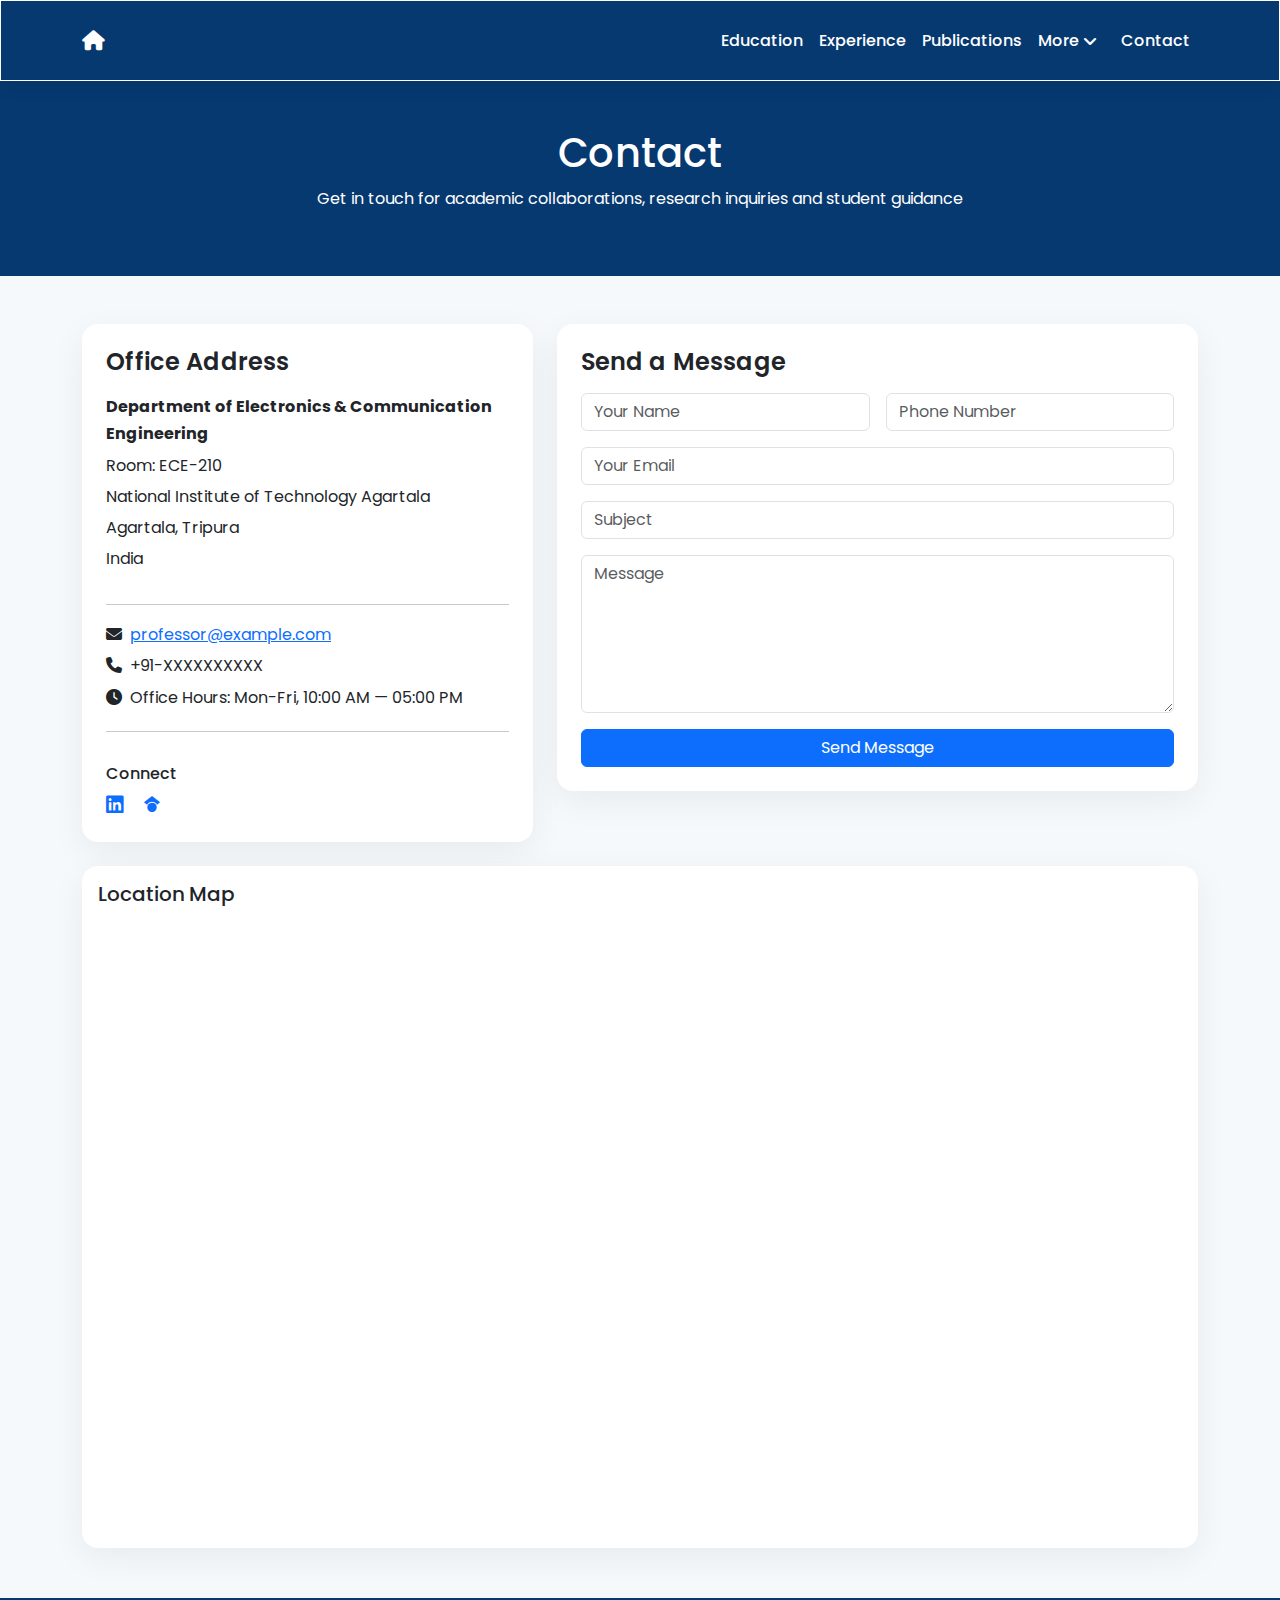
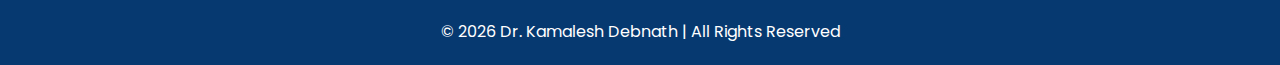
<file: contact.html>
<!doctype html>
<html>
  <head>
    <meta charset="utf-8" />
    <meta name="viewport" content="width=device-width, initial-scale=1" />
    <link rel="icon" type="image/jpg" href="assets/images/favicon.png" />
    <title>Dr. Kamalesh Debnath - Contact</title>

    <link
      href="https://cdn.jsdelivr.net/npm/bootstrap@5.3.0/dist/css/bootstrap.min.css"
      rel="stylesheet"
    />
    <link rel="stylesheet" href="css/styles.css" />
    <link
      href="https://fonts.googleapis.com/css2?family=Poppins:wght@300;400;500;600&display=swap"
      rel="stylesheet"
    />
    <link
      rel="stylesheet"
      href="https://cdnjs.cloudflare.com/ajax/libs/font-awesome/6.5.0/css/all.min.css"
    />
  </head>
  <body>
    <nav class="navbar navbar-expand-lg navbar-dark custom-navbar">
      <div class="container">
        <a class="fa-solid fa-house brand-home-icon navbar-brand" href="index.html"></a>

        <button
          class="navbar-toggler"
          type="button"
          data-bs-toggle="collapse"
          data-bs-target="#navmenu"
          aria-label="Toggle navigation"
          title="Toggle navigation"
        >
          <span class="navbar-toggler-icon" aria-hidden="true"></span>
          <span class="visually-hidden">Toggle navigation</span>
        </button>

        <div class="collapse navbar-collapse" id="navmenu">
          <ul class="navbar-nav ms-auto align-items-lg-center">
            <!-- Primary links (kept visible) -->
            <!-- <li class="nav-item">
              <a class="nav-link" href="index.html" aria-current="page">
                <i class="fa-solid fa-home me-1" aria-hidden="true"></i>Home
              </a>
            </li> -->

            <li class="nav-item"><a class="nav-link" href="education.html">Education</a></li>
            <li class="nav-item"><a class="nav-link" href="experience.html">Experience</a></li>
            <li class="nav-item"><a class="nav-link" href="publications.html">Publications</a></li>

            <!-- More dropdown for less-critical links -->
            <li class="nav-item dropdown">
              <a
                class="nav-link dropdown-toggle d-flex align-items-center"
                href="#"
                id="moreDropdown"
                role="button"
                data-bs-toggle="dropdown"
                aria-expanded="false"
              >
                More <i class="fa-solid fa-angle-down ms-1"></i>
              </a>
              <ul class="dropdown-menu dropdown-menu-end" aria-labelledby="moreDropdown">
                <li>
                  <a class="dropdown-item" href="ptnt.html"
                    ><i class="fa-solid fa-certificate me-2"></i>Patents</a
                  >
                </li>
                <li>
                  <a class="dropdown-item" href="research-facility.html"
                    ><i class="fa-solid fa-microscope me-2"></i>Research Facility</a
                  >
                </li>
                <li>
                  <a class="dropdown-item" href="projects.html"
                    ><i class="fa-solid fa-microscope me-2"></i>Academic Responsibilities</a
                  >
                </li>
                <li>
                  <a class="dropdown-item" href="resp.html"
                    ><i class="fa-solid fa-user-friends me-2"></i>UG/PG Students</a
                  >
                </li>
                <li>
                  <a class="dropdown-item" href="phd.html"
                    ><i class="fa-solid fa-user-graduate me-2"></i>PhD Students</a
                  >
                </li>
                <li>
                  <a class="dropdown-item" href="gallery.html"
                    ><i class="fa-solid fa-image me-2"></i>Gallery</a
                  >
                </li>
                <li>
                  <a class="dropdown-item" href="notes.html"
                    ><i class="fa-solid fa-book-open me-2"></i>Course Notes</a
                  >
                </li>
              </ul>
            </li>

            <!-- Keep contact accessible -->
            <li class="nav-item ms-lg-2">
              <a class="nav-link" href="contact.html"><i aria-hidden="true"></i>Contact</a>
            </li>
          </ul>
        </div>
      </div>
    </nav>

    <!-- Page title -->
    <div class="page-banner text-center py-5" style="background: #063970; color: white">
      <h1>Contact</h1>
      <p>Get in touch for academic collaborations, research inquiries and student guidance</p>
    </div>

    <div class="container my-5">
      <!-- Two column layout: address (left) and contact form (right) -->
      <div class="row g-4 align-items-start">
        <!-- LEFT: Address & contact details -->
        <div class="col-lg-5">
          <div class="card p-4 h-100">
            <h4 class="mb-3">Office Address</h4>

            <!-- Replace the address below with the professor's real address -->
            <p class="mb-1">
              <strong>Department of Electronics & Communication Engineering</strong>
            </p>
            <p class="mb-1">Room: ECE-210</p>
            <p class="mb-1">National Institute of Technology Agartala</p>
            <p class="mb-1">Agartala, Tripura</p>
            <p class="mb-3">India</p>

            <hr />

            <p class="mb-1">
              <i class="fa-solid fa-envelope"></i> &nbsp;<a href="mailto:professor@example.com"
                >professor@example.com</a
              >
            </p>
            <p class="mb-1">
              <i class="fa-solid fa-phone"></i>
              &nbsp;+91-XXXXXXXXXX
            </p>
            <p class="mb-1">
              <i class="fa-solid fa-clock"></i>
              &nbsp;Office Hours: Mon-Fri, 10:00 AM — 05:00 PM
            </p>

            <hr />

            <h6 class="mt-3">Connect</h6>
            <p class="mb-0">
              <a href="#" class="me-3" aria-label="LinkedIn"
                ><i class="fa-brands fa-linkedin fa-lg"></i
              ></a>
              <a href="#" class="me-3" aria-label="ORCID"
                ><i class="fa-brands fa-google-scholar"></i
              ></a>
            </p>
          </div>
        </div>

        <!-- RIGHT: Contact form -->
        <div class="col-lg-7">
          <div class="card p-4 h-100">
            <h4 class="mb-3">Send a Message</h4>

            <!-- KEEP the same Formspree action -->
            <form action="https://formspree.io/f/mwkddrra" method="POST" novalidate>
              <div class="row g-3">
                <!-- Name -->
                <div class="col-md-6">
                  <label for="name" class="form-label visually-hidden">Your Name</label>
                  <input
                    id="name"
                    class="form-control"
                    name="name"
                    placeholder="Your Name"
                    required
                  />
                </div>

                <!-- Phone Number -->
                <div class="col-md-6">
                  <label for="phone" class="form-label visually-hidden">Phone Number</label>
                  <input
                    id="phone"
                    type="tel"
                    class="form-control"
                    name="phone"
                    placeholder="Phone Number"
                    pattern="[0-9]{10}"
                    required
                  />
                  <div class="invalid-feedback">Phone number must be exactly 10 digits.</div>
                </div>

                <!-- Email -->
                <div class="col-12">
                  <label for="email" class="form-label visually-hidden">Your Email</label>
                  <input
                    id="email"
                    type="email"
                    class="form-control"
                    name="email"
                    placeholder="Your Email"
                    required
                  />
                  <div class="invalid-feedback">
                    Please enter a valid Gmail address (example@gmail.com)
                  </div>
                </div>

                <div class="col-12">
                  <label for="subject" class="form-label visually-hidden">Subject</label>
                  <input id="subject" class="form-control" name="subject" placeholder="Subject" />
                </div>

                <div class="col-12">
                  <label for="message" class="form-label visually-hidden">Message</label>
                  <textarea
                    id="message"
                    class="form-control"
                    name="message"
                    placeholder="Message"
                    rows="6"
                    required
                  ></textarea>
                </div>

                <div class="col-12">
                  <button type="submit" class="btn btn-primary w-100">Send Message</button>
                </div>
              </div>
            </form>
          </div>
        </div>
      </div>

      <div class="row mt-4">
        <div class="col-12">
          <div class="card p-3">
            <h5 class="mb-3">Location Map</h5>

            <div class="ratio ratio-16x9">
              <iframe
                title="Professor Office Location"
                src="https://www.google.com/maps/embed?pb=!1m18!1m12!1m3!1d3649.415841531356!2d91.41866799678955!3d23.83936299999999!2m3!1f0!2f0!3f0!3m2!1i1024!2i768!4f13.1!3m3!1m2!1s0x3753ec3d4f11c947%3A0xbcf87fcf831812b4!2sNIT-A%20ECE%20department!5e0!3m2!1sen!2sin!4v1763529604939!5m2!1sen!2sin"
                style="border: 0"
                allowfullscreen=""
                loading="lazy"
              >
              </iframe>
            </div>
          </div>
        </div>
      </div>
    </div>

    <footer>© 2026 Dr. Kamalesh Debnath | All Rights Reserved</footer>

    <!-- Bootstrap JS (keeps same behaviour) -->
    <script src="https://cdn.jsdelivr.net/npm/bootstrap@5.3.0/dist/js/bootstrap.bundle.min.js"></script>
    <script>
      const form = document.querySelector('form');
      const emailInput = document.getElementById('email');
      const phoneInput = document.getElementById('phone');

      form.addEventListener('submit', function (e) {
        let isValid = true;

        // Gmail validation
        const gmailPattern = /^[a-zA-Z0-9._%+-]+@gmail\.com$/;
        if (!gmailPattern.test(emailInput.value.trim())) {
          emailInput.classList.add('is-invalid');
          isValid = false;
        } else {
          emailInput.classList.remove('is-invalid');
        }

        // Phone validation (exactly 10 digits)
        const phonePattern = /^[0-9]{10}$/;
        if (!phonePattern.test(phoneInput.value.trim())) {
          phoneInput.classList.add('is-invalid');
          isValid = false;
        } else {
          phoneInput.classList.remove('is-invalid');
        }

        // Stop form submission if invalid
        if (!isValid) {
          e.preventDefault();
        }
      });
    </script>
  </body>
</html>
</file>
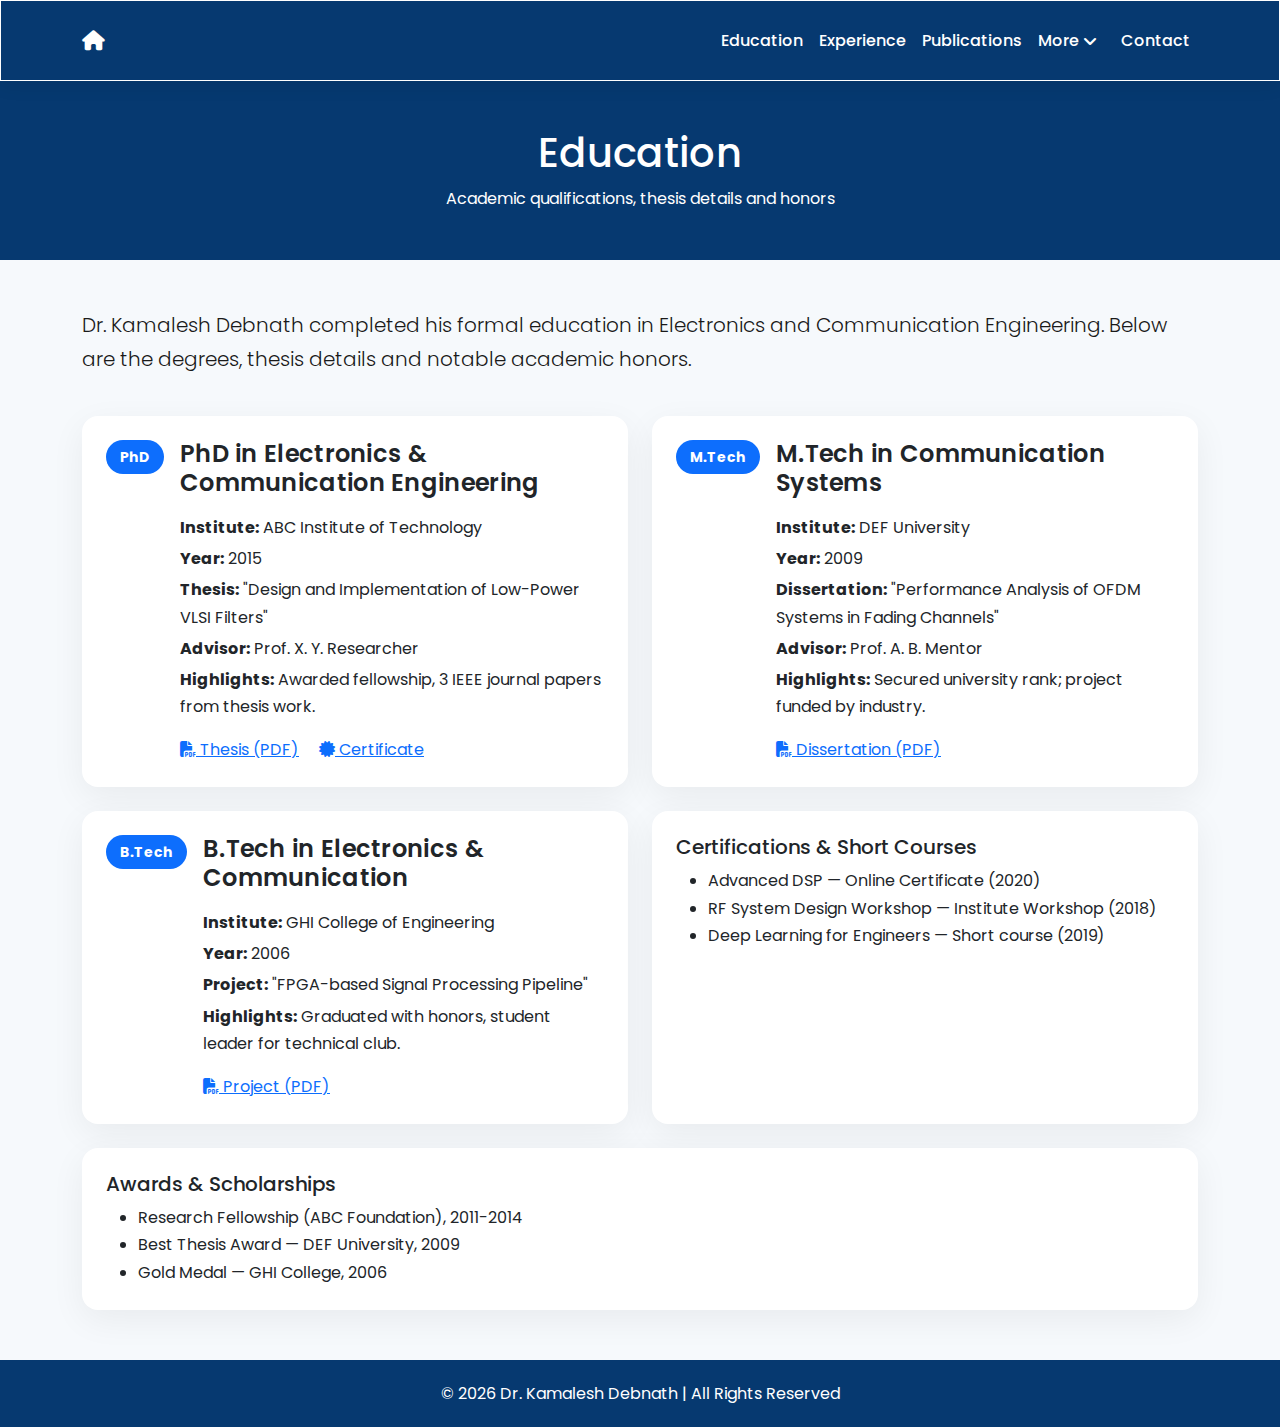
<file: education.html>
<!doctype html>
<html>
  <head>
    <meta charset="UTF-8" />
    <meta name="viewport" content="width=device-width, initial-scale=1" />
    <link rel="icon" type="image/jpg" href="assets/images/favicon.png" />
    <title>Dr. Kamalesh Debnath - Education</title>

    <link
      href="https://cdn.jsdelivr.net/npm/bootstrap@5.3.0/dist/css/bootstrap.min.css"
      rel="stylesheet"
    />
    <link rel="stylesheet" href="css/styles.css" />
    <link
      href="https://fonts.googleapis.com/css2?family=Poppins:wght@300;400;500;600&display=swap"
      rel="stylesheet"
    />
    <link
      rel="stylesheet"
      href="https://cdnjs.cloudflare.com/ajax/libs/font-awesome/6.5.0/css/all.min.css"
    />
  </head>
  <body>
    <nav class="navbar navbar-expand-lg navbar-dark custom-navbar">
      <div class="container">
        <a class="fa-solid fa-house brand-home-icon navbar-brand" href="index.html"></a>

        <button
          class="navbar-toggler"
          type="button"
          data-bs-toggle="collapse"
          data-bs-target="#navmenu"
          aria-label="Toggle navigation"
          title="Toggle navigation"
        >
          <span class="navbar-toggler-icon" aria-hidden="true"></span>
          <span class="visually-hidden">Toggle navigation</span>
        </button>

        <div class="collapse navbar-collapse" id="navmenu">
          <ul class="navbar-nav ms-auto align-items-lg-center">
            <!-- Primary links (kept visible) -->
            <!-- <li class="nav-item">
              <a class="nav-link" href="index.html" aria-current="page">
                <i class="fa-solid fa-home me-1" aria-hidden="true"></i>Home
              </a>
            </li> -->

            <li class="nav-item"><a class="nav-link" href="education.html">Education</a></li>
            <li class="nav-item"><a class="nav-link" href="experience.html">Experience</a></li>
            <li class="nav-item"><a class="nav-link" href="publications.html">Publications</a></li>

            <!-- More dropdown for less-critical links -->
            <li class="nav-item dropdown">
              <a
                class="nav-link dropdown-toggle d-flex align-items-center"
                href="#"
                id="moreDropdown"
                role="button"
                data-bs-toggle="dropdown"
                aria-expanded="false"
              >
                More <i class="fa-solid fa-angle-down ms-1"></i>
              </a>
              <ul class="dropdown-menu dropdown-menu-end" aria-labelledby="moreDropdown">
                <li>
                  <a class="dropdown-item" href="ptnt.html"
                    ><i class="fa-solid fa-certificate me-2"></i>Patents</a
                  >
                </li>
                <li>
                  <a class="dropdown-item" href="research-facility.html"
                    ><i class="fa-solid fa-microscope me-2"></i>Research Facility</a
                  >
                </li>
                <li>
                  <a class="dropdown-item" href="resp.html"
                    ><i class="fa-solid fa-microscope me-2"></i>Academic Responsibilities</a
                  >
                </li>
                <li>
                  <a class="dropdown-item" href="students.html"
                    ><i class="fa-solid fa-user-friends me-2"></i>UG/PG Students</a
                  >
                </li>
                <li>
                  <a class="dropdown-item" href="phd.html"
                    ><i class="fa-solid fa-user-graduate me-2"></i>PhD Students</a
                  >
                </li>
                <li>
                  <a class="dropdown-item" href="gallery.html"
                    ><i class="fa-solid fa-image me-2"></i>Gallery</a
                  >
                </li>
                <li>
                  <a class="dropdown-item" href="notes.html"
                    ><i class="fa-solid fa-book-open me-2"></i>Course Notes</a
                  >
                </li>
              </ul>
            </li>

            <!-- Keep contact accessible -->
            <li class="nav-item ms-lg-2">
              <a class="nav-link" href="contact.html"><i aria-hidden="true"></i>Contact</a>
            </li>
          </ul>
        </div>
      </div>
    </nav>

    <!-- Page banner -->
    <div class="page-banner text-center py-5" style="background: #063970; color: white">
      <h1>Education</h1>
      <p class="mb-0">Academic qualifications, thesis details and honors</p>
    </div>

    <div class="container mt-5">
      <!-- Short intro -->
      <div class="row mb-4">
        <div class="col-12">
          <p class="lead">
            Dr. Kamalesh Debnath completed his formal education in Electronics and Communication
            Engineering. Below are the degrees, thesis details and notable academic honors.
          </p>
        </div>
      </div>

      <!-- Degrees (cards) -->
      <div class="row g-4">
        <!-- PhD -->
        <div class="col-lg-6">
          <div class="card p-4 h-100">
            <div class="d-flex align-items-start">
              <div class="me-3">
                <span
                  class="badge rounded-pill bg-primary"
                  style="font-size: 14px; padding: 10px 14px"
                  >PhD</span
                >
              </div>
              <div>
                <h4>PhD in Electronics & Communication Engineering</h4>
                <p class="mb-1"><strong>Institute:</strong> ABC Institute of Technology</p>
                <p class="mb-1"><strong>Year:</strong> 2015</p>
                <p class="mb-1">
                  <strong>Thesis:</strong> "Design and Implementation of Low-Power VLSI Filters"
                </p>
                <p class="mb-1"><strong>Advisor:</strong> Prof. X. Y. Researcher</p>
                <p class="mb-0">
                  <strong>Highlights:</strong> Awarded fellowship, 3 IEEE journal papers from thesis
                  work.
                </p>

                <div class="mt-3">
                  <a href="#" class="me-3" aria-label="Download PhD thesis PDF"
                    ><i class="fa-solid fa-file-pdf"></i> Thesis (PDF)</a
                  >
                  <a href="#" class="me-3" aria-label="Download PhD certificate"
                    ><i class="fa-solid fa-certificate"></i> Certificate</a
                  >
                </div>
              </div>
            </div>
          </div>
        </div>

        <!-- M.Tech -->
        <div class="col-lg-6">
          <div class="card p-4 h-100">
            <div class="d-flex align-items-start">
              <div class="me-3">
                <span
                  class="badge rounded-pill bg-primary"
                  style="font-size: 14px; padding: 10px 14px"
                  >M.Tech</span
                >
              </div>
              <div>
                <h4>M.Tech in Communication Systems</h4>
                <p class="mb-1"><strong>Institute:</strong> DEF University</p>
                <p class="mb-1"><strong>Year:</strong> 2009</p>
                <p class="mb-1">
                  <strong>Dissertation:</strong> "Performance Analysis of OFDM Systems in Fading
                  Channels"
                </p>
                <p class="mb-1"><strong>Advisor:</strong> Prof. A. B. Mentor</p>
                <p class="mb-0">
                  <strong>Highlights:</strong> Secured university rank; project funded by industry.
                </p>

                <div class="mt-3">
                  <a href="#" class="me-3" aria-label="Download M.Tech dissertation PDF"
                    ><i class="fa-solid fa-file-pdf"></i> Dissertation (PDF)</a
                  >
                </div>
              </div>
            </div>
          </div>
        </div>

        <!-- B.Tech -->
        <div class="col-lg-6">
          <div class="card p-4 h-100">
            <div class="d-flex align-items-start">
              <div class="me-3">
                <span
                  class="badge rounded-pill bg-primary"
                  style="font-size: 14px; padding: 10px 14px"
                  >B.Tech</span
                >
              </div>
              <div>
                <h4>B.Tech in Electronics & Communication</h4>
                <p class="mb-1"><strong>Institute:</strong> GHI College of Engineering</p>
                <p class="mb-1"><strong>Year:</strong> 2006</p>
                <p class="mb-1">
                  <strong>Project:</strong> "FPGA-based Signal Processing Pipeline"
                </p>
                <p class="mb-0">
                  <strong>Highlights:</strong> Graduated with honors, student leader for technical
                  club.
                </p>

                <div class="mt-3">
                  <a href="#" class="me-3" aria-label="Download B.Tech project PDF"
                    ><i class="fa-solid fa-file-pdf"></i> Project (PDF)</a
                  >
                </div>
              </div>
            </div>
          </div>
        </div>

        <!-- Additional certifications / trainings -->
        <div class="col-lg-6">
          <div class="card p-4 h-100">
            <h5>Certifications & Short Courses</h5>
            <ul class="mb-0">
              <li>Advanced DSP — Online Certificate (2020)</li>
              <li>RF System Design Workshop — Institute Workshop (2018)</li>
              <li>Deep Learning for Engineers — Short course (2019)</li>
            </ul>
          </div>
        </div>
      </div>

      <!-- Honors & Awards -->
      <div class="row mt-4">
        <div class="col-12">
          <div class="card p-4">
            <h5>Awards & Scholarships</h5>
            <ul class="mb-0">
              <li>Research Fellowship (ABC Foundation), 2011-2014</li>
              <li>Best Thesis Award — DEF University, 2009</li>
              <li>Gold Medal — GHI College, 2006</li>
            </ul>
          </div>
        </div>
      </div>
    </div>

    <footer>© 2026 Dr. Kamalesh Debnath | All Rights Reserved</footer>

    <script src="https://cdn.jsdelivr.net/npm/bootstrap@5.3.0/dist/js/bootstrap.bundle.min.js"></script>
  </body>
</html>
</file>
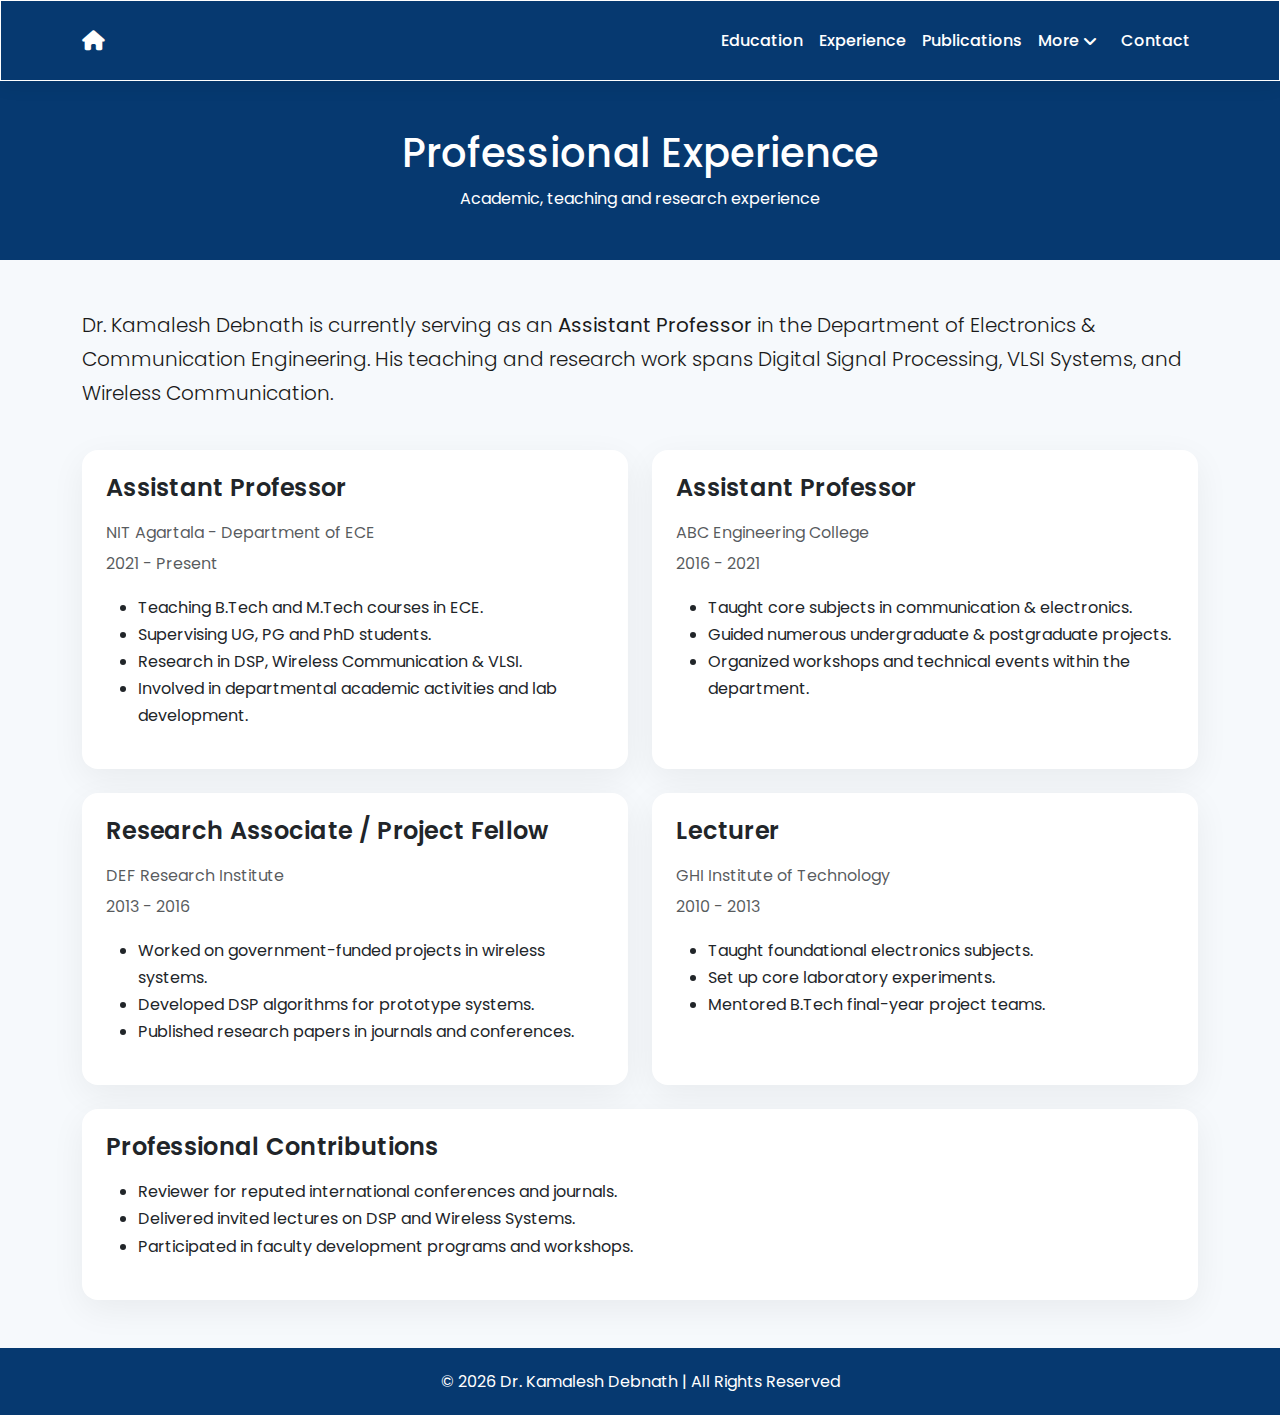
<file: experience.html>
<!doctype html>
<html lang="en">
  <head>
    <meta charset="UTF-8" />
    <meta name="viewport" content="width=device-width, initial-scale=1" />
    <link rel="icon" type="image/jpg" href="assets/images/favicon.png" />
    <title>Dr. Kamalesh Debnath - Experience</title>

    <link
      href="https://cdn.jsdelivr.net/npm/bootstrap@5.3.0/dist/css/bootstrap.min.css"
      rel="stylesheet"
    />
    <link rel="stylesheet" href="css/styles.css" />
    <link
      href="https://fonts.googleapis.com/css2?family=Poppins:wght@300;400;500;600&display=swap"
      rel="stylesheet"
    />
    <link
      rel="stylesheet"
      href="https://cdnjs.cloudflare.com/ajax/libs/font-awesome/6.5.0/css/all.min.css"
    />
  </head>

  <body>
    <!-- NAVBAR -->
    <nav class="navbar navbar-expand-lg navbar-dark custom-navbar">
      <div class="container">
        <a class="fa-solid fa-house brand-home-icon navbar-brand" href="index.html"></a>

        <button
          class="navbar-toggler"
          type="button"
          data-bs-toggle="collapse"
          data-bs-target="#navmenu"
          aria-label="Toggle navigation"
        >
          <span class="navbar-toggler-icon"></span>
        </button>

        <div class="collapse navbar-collapse" id="navmenu">
          <ul class="navbar-nav ms-auto align-items-lg-center">
            <!-- Primary links (kept visible) -->
            <!-- <li class="nav-item">
              <a class="nav-link" href="index.html" aria-current="page">
                <i class="fa-solid fa-home me-1" aria-hidden="true"></i>Home
              </a>
            </li> -->

            <li class="nav-item"><a class="nav-link" href="education.html">Education</a></li>
            <li class="nav-item"><a class="nav-link" href="experience.html">Experience</a></li>
            <li class="nav-item"><a class="nav-link" href="publications.html">Publications</a></li>

            <!-- More dropdown for less-critical links -->
            <li class="nav-item dropdown">
              <a
                class="nav-link dropdown-toggle d-flex align-items-center"
                href="#"
                id="moreDropdown"
                role="button"
                data-bs-toggle="dropdown"
                aria-expanded="false"
              >
                More <i class="fa-solid fa-angle-down ms-1"></i>
              </a>
              <ul class="dropdown-menu dropdown-menu-end" aria-labelledby="moreDropdown">
                <li>
                  <a class="dropdown-item" href="ptnt.html"
                    ><i class="fa-solid fa-certificate me-2"></i>Patents</a
                  >
                </li>
                <li>
                  <a class="dropdown-item" href="research-facility.html"
                    ><i class="fa-solid fa-microscope me-2"></i>Research Facility</a
                  >
                </li>
                <li>
                  <a class="dropdown-item" href="resp.html"
                    ><i class="fa-solid fa-microscope me-2"></i>Academic Responsibilities</a
                  >
                </li>
                <li>
                  <a class="dropdown-item" href="students.html"
                    ><i class="fa-solid fa-user-friends me-2"></i>UG/PG Students</a
                  >
                </li>
                <li>
                  <a class="dropdown-item" href="phd.html"
                    ><i class="fa-solid fa-user-graduate me-2"></i>PhD Students</a
                  >
                </li>
                <li>
                  <a class="dropdown-item" href="gallery.html"
                    ><i class="fa-solid fa-image me-2"></i>Gallery</a
                  >
                </li>
                <li>
                  <a class="dropdown-item" href="notes.html"
                    ><i class="fa-solid fa-book-open me-2"></i>Course Notes</a
                  >
                </li>
              </ul>
            </li>

            <!-- Keep contact accessible -->
            <li class="nav-item ms-lg-2">
              <a class="nav-link" href="contact.html"><i aria-hidden="true"></i>Contact</a>
            </li>
          </ul>
        </div>
      </div>
    </nav>

    <!-- PAGE BANNER -->
    <div class="page-banner text-center py-5" style="background: #063970; color: white">
      <h1>Professional Experience</h1>
      <p class="mb-0">Academic, teaching and research experience</p>
    </div>

    <div class="container mt-5">
      <!-- INTRO -->
      <div class="row mb-4">
        <div class="col-12">
          <p class="lead">
            Dr. Kamalesh Debnath is currently serving as an
            <strong>Assistant Professor</strong> in the Department of Electronics & Communication
            Engineering. His teaching and research work spans Digital Signal Processing, VLSI
            Systems, and Wireless Communication.
          </p>
        </div>
      </div>

      <!-- EXPERIENCE CARDS -->
      <div class="row g-4">
        <!-- Current Position -->
        <div class="col-lg-6">
          <div class="card p-4 h-100">
            <h4>Assistant Professor</h4>
            <p class="text-muted mb-1">NIT Agartala - Department of ECE</p>
            <p class="text-muted">2021 - Present</p>

            <ul>
              <li>Teaching B.Tech and M.Tech courses in ECE.</li>
              <li>Supervising UG, PG and PhD students.</li>
              <li>Research in DSP, Wireless Communication & VLSI.</li>
              <li>Involved in departmental academic activities and lab development.</li>
            </ul>
          </div>
        </div>

        <!-- Previous Position 1 -->
        <div class="col-lg-6">
          <div class="card p-4 h-100">
            <h4>Assistant Professor</h4>
            <p class="text-muted mb-1">ABC Engineering College</p>
            <p class="text-muted">2016 - 2021</p>

            <ul>
              <li>Taught core subjects in communication & electronics.</li>
              <li>Guided numerous undergraduate & postgraduate projects.</li>
              <li>Organized workshops and technical events within the department.</li>
            </ul>
          </div>
        </div>

        <!-- Previous Position 2 -->
        <div class="col-lg-6">
          <div class="card p-4 h-100">
            <h4>Research Associate / Project Fellow</h4>
            <p class="text-muted mb-1">DEF Research Institute</p>
            <p class="text-muted">2013 - 2016</p>

            <ul>
              <li>Worked on government-funded projects in wireless systems.</li>
              <li>Developed DSP algorithms for prototype systems.</li>
              <li>Published research papers in journals and conferences.</li>
            </ul>
          </div>
        </div>

        <!-- Earlier Position -->
        <div class="col-lg-6">
          <div class="card p-4 h-100">
            <h4>Lecturer</h4>
            <p class="text-muted mb-1">GHI Institute of Technology</p>
            <p class="text-muted">2010 - 2013</p>

            <ul>
              <li>Taught foundational electronics subjects.</li>
              <li>Set up core laboratory experiments.</li>
              <li>Mentored B.Tech final-year project teams.</li>
            </ul>
          </div>
        </div>
      </div>

      <!-- PROFESSIONAL CONTRIBUTIONS -->
      <div class="row mt-4">
        <div class="col-12">
          <div class="card p-4">
            <h4>Professional Contributions</h4>
            <ul>
              <li>Reviewer for reputed international conferences and journals.</li>
              <li>Delivered invited lectures on DSP and Wireless Systems.</li>
              <li>Participated in faculty development programs and workshops.</li>
            </ul>
          </div>
        </div>
      </div>
    </div>

    <footer class="mt-5">© 2026 Dr. Kamalesh Debnath | All Rights Reserved</footer>

    <script src="https://cdn.jsdelivr.net/npm/bootstrap@5.3.0/dist/js/bootstrap.bundle.min.js"></script>
  </body>
</html>
</file>
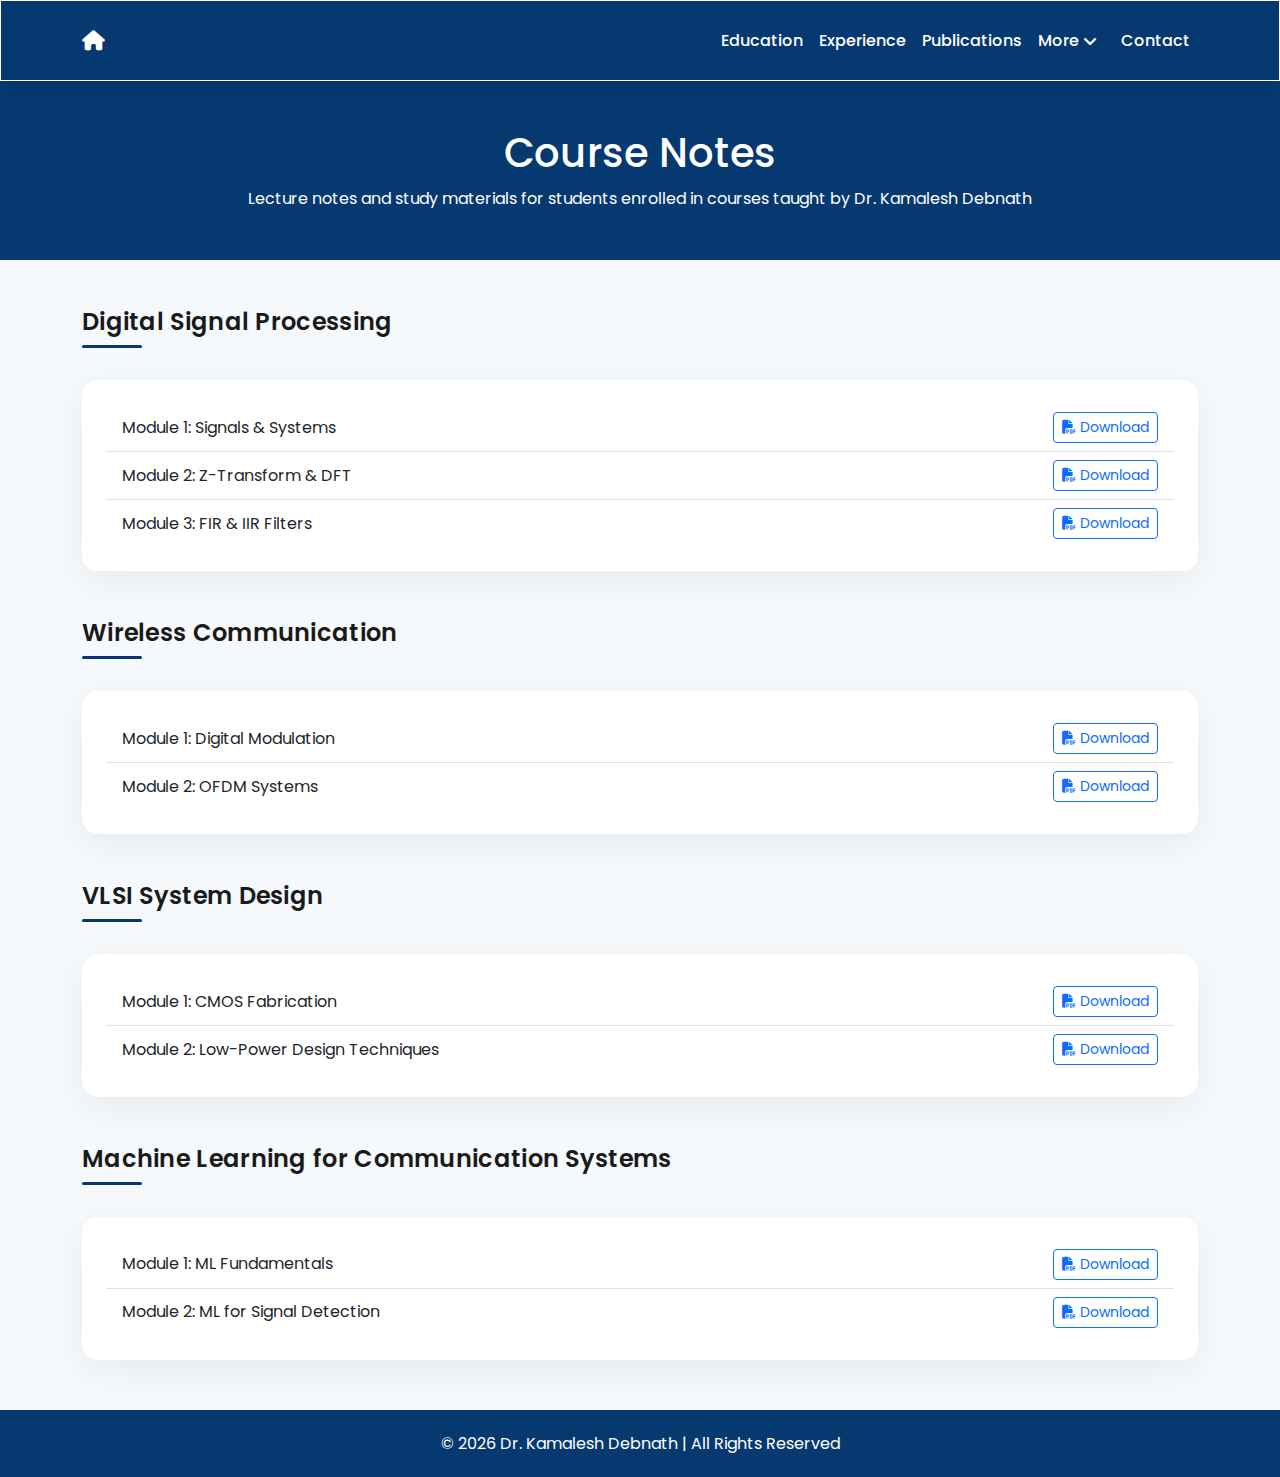
<file: notes.html>
<!doctype html>
<html lang="en">
  <head>
    <meta charset="utf-8" />
    <meta name="viewport" content="width=device-width, initial-scale=1" />
    <link rel="icon" type="image/jpg" href="assets/images/favicon.png" />
    <title>Dr. Kamalesh Debnath - Course Notes</title>

    <!-- Bootstrap -->
    <link
      href="https://cdn.jsdelivr.net/npm/bootstrap@5.3.0/dist/css/bootstrap.min.css"
      rel="stylesheet"
    />

    <!-- Custom CSS -->
    <link rel="stylesheet" href="css/styles.css" />

    <!-- Fonts -->
    <link
      href="https://fonts.googleapis.com/css2?family=Poppins:wght@300;400;500;600&display=swap"
      rel="stylesheet"
    />

    <!-- Icons -->
    <link
      rel="stylesheet"
      href="https://cdnjs.cloudflare.com/ajax/libs/font-awesome/6.5.0/css/all.min.css"
    />
  </head>

  <body>
    <!-- NAVBAR -->
    <nav class="navbar navbar-expand-lg navbar-dark custom-navbar">
      <div class="container">
        <a class="fa-solid fa-house brand-home-icon navbar-brand" href="index.html"></a>

        <button
          class="navbar-toggler"
          type="button"
          data-bs-toggle="collapse"
          data-bs-target="#navmenu"
          title="Toggle navigation"
        >
          <span class="navbar-toggler-icon"></span>
        </button>

        <div class="collapse navbar-collapse" id="navmenu">
          <ul class="navbar-nav ms-auto align-items-lg-center">
            <li class="nav-item"><a class="nav-link" href="education.html">Education</a></li>
            <li class="nav-item"><a class="nav-link" href="experience.html">Experience</a></li>
            <li class="nav-item"><a class="nav-link" href="publications.html">Publications</a></li>

            <li class="nav-item dropdown">
              <a
                class="nav-link dropdown-toggle d-flex align-items-center"
                href="#"
                id="moreDropdown"
                role="button"
                data-bs-toggle="dropdown"
              >
                More <i class="fa-solid fa-angle-down ms-1"></i>
              </a>
              <ul class="dropdown-menu dropdown-menu-end" aria-labelledby="moreDropdown">
                <li>
                  <a class="dropdown-item" href="ptnt.html"
                    ><i class="fa-solid fa-certificate me-2"></i>Patents</a
                  >
                </li>
                <li>
                  <a class="dropdown-item" href="research-facility.html"
                    ><i class="fa-solid fa-microscope me-2"></i>Research Facility</a
                  >
                </li>
                <li>
                  <a class="dropdown-item" href="resp.html"
                    ><i class="fa-solid fa-microscope me-2"></i>Academic Responsibilities</a
                  >
                </li>
                <li>
                  <a class="dropdown-item" href="students.html"
                    ><i class="fa-solid fa-user-friends me-2"></i>UG/PG Students</a
                  >
                </li>
                <li>
                  <a class="dropdown-item" href="phd.html"
                    ><i class="fa-solid fa-user-graduate me-2"></i>PhD Students</a
                  >
                </li>
                <li>
                  <a class="dropdown-item" href="gallery.html"
                    ><i class="fa-solid fa-image me-2"></i>Gallery</a
                  >
                </li>
                <li>
                  <a class="dropdown-item" href="notes.html"
                    ><i class="fa-solid fa-book-open me-2"></i>Course Notes</a
                  >
                </li>
              </ul>
            </li>

            <li class="nav-item ms-lg-2">
              <a class="nav-link" href="contact.html">Contact</a>
            </li>
          </ul>
        </div>
      </div>
    </nav>

    <!-- PAGE BANNER -->
    <div class="page-banner text-center py-5" style="background: #063970; color: white">
      <h1>Course Notes</h1>
      <p class="mb-0">
        Lecture notes and study materials for students enrolled in courses taught by Dr. Kamalesh
        Debnath
      </p>
    </div>

    <div class="container mt-5">
      <!-- SUBJECT 1 -->
      <h2 class="section-title">Digital Signal Processing</h2>
      <div class="card p-4 mb-5">
        <ul class="list-group list-group-flush">
          <li class="list-group-item d-flex justify-content-between align-items-center">
            Module 1: Signals & Systems
            <a href="#" class="btn btn-sm btn-outline-primary">
              <i class="fa-solid fa-file-pdf me-1"></i>Download
            </a>
          </li>
          <li class="list-group-item d-flex justify-content-between align-items-center">
            Module 2: Z-Transform & DFT
            <a href="#" class="btn btn-sm btn-outline-primary">
              <i class="fa-solid fa-file-pdf me-1"></i>Download
            </a>
          </li>
          <li class="list-group-item d-flex justify-content-between align-items-center">
            Module 3: FIR & IIR Filters
            <a href="#" class="btn btn-sm btn-outline-primary">
              <i class="fa-solid fa-file-pdf me-1"></i>Download
            </a>
          </li>
        </ul>
      </div>

      <!-- SUBJECT 2 -->
      <h2 class="section-title">Wireless Communication</h2>
      <div class="card p-4 mb-5">
        <ul class="list-group list-group-flush">
          <li class="list-group-item d-flex justify-content-between align-items-center">
            Module 1: Digital Modulation
            <a href="#" class="btn btn-sm btn-outline-primary">
              <i class="fa-solid fa-file-pdf me-1"></i>Download
            </a>
          </li>
          <li class="list-group-item d-flex justify-content-between align-items-center">
            Module 2: OFDM Systems
            <a href="#" class="btn btn-sm btn-outline-primary">
              <i class="fa-solid fa-file-pdf me-1"></i>Download
            </a>
          </li>
        </ul>
      </div>

      <!-- SUBJECT 3 -->
      <h2 class="section-title">VLSI System Design</h2>
      <div class="card p-4 mb-5">
        <ul class="list-group list-group-flush">
          <li class="list-group-item d-flex justify-content-between align-items-center">
            Module 1: CMOS Fabrication
            <a href="#" class="btn btn-sm btn-outline-primary">
              <i class="fa-solid fa-file-pdf me-1"></i>Download
            </a>
          </li>
          <li class="list-group-item d-flex justify-content-between align-items-center">
            Module 2: Low-Power Design Techniques
            <a href="#" class="btn btn-sm btn-outline-primary">
              <i class="fa-solid fa-file-pdf me-1"></i>Download
            </a>
          </li>
        </ul>
      </div>

      <!-- SUBJECT 4 -->
      <h2 class="section-title">Machine Learning for Communication Systems</h2>
      <div class="card p-4 mb-5">
        <ul class="list-group list-group-flush">
          <li class="list-group-item d-flex justify-content-between align-items-center">
            Module 1: ML Fundamentals
            <a href="#" class="btn btn-sm btn-outline-primary">
              <i class="fa-solid fa-file-pdf me-1"></i>Download
            </a>
          </li>
          <li class="list-group-item d-flex justify-content-between align-items-center">
            Module 2: ML for Signal Detection
            <a href="#" class="btn btn-sm btn-outline-primary">
              <i class="fa-solid fa-file-pdf me-1"></i>Download
            </a>
          </li>
        </ul>
      </div>
    </div>

    <footer>© 2026 Dr. Kamalesh Debnath | All Rights Reserved</footer>
    <script src="https://cdn.jsdelivr.net/npm/bootstrap@5.3.0/dist/js/bootstrap.bundle.min.js"></script>
  </body>
</html>
</file>
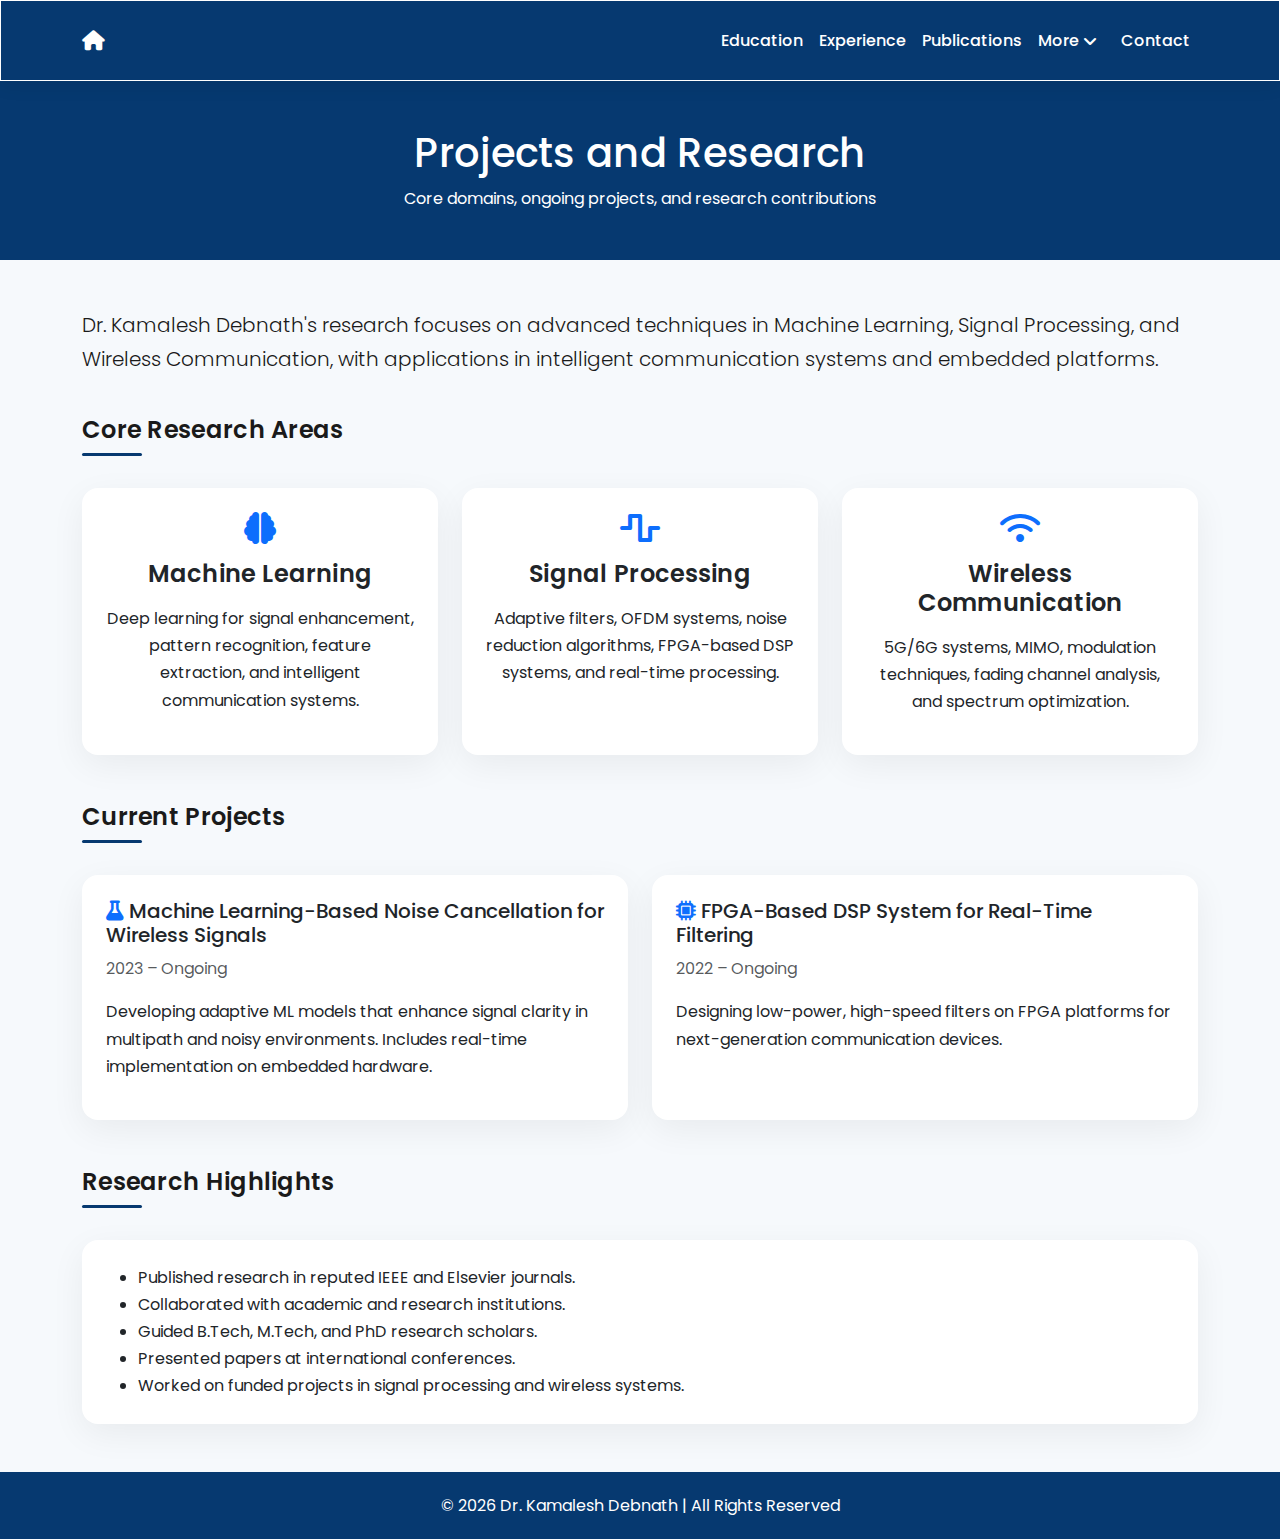
<file: projects.html>
<!doctype html>
<html lang="en">
  <head>
    <meta charset="UTF-8" />
    <meta name="viewport" content="width=device-width, initial-scale=1" />
    <link rel="icon" type="image/jpg" href="assets/images/favicon.png" />
    <title>Dr. Kamalesh Debnath - Research</title>

    <link
      href="https://cdn.jsdelivr.net/npm/bootstrap@5.3.0/dist/css/bootstrap.min.css"
      rel="stylesheet"
    />
    <link rel="stylesheet" href="css/styles.css" />
    <link
      href="https://fonts.googleapis.com/css2?family=Poppins:wght@300;400;500;600&display=swap"
      rel="stylesheet"
    />
    <link
      rel="stylesheet"
      href="https://cdnjs.cloudflare.com/ajax/libs/font-awesome/6.5.0/css/all.min.css"
    />
  </head>

  <body>
    <!-- NAVBAR -->
    <nav class="navbar navbar-expand-lg navbar-dark custom-navbar">
      <div class="container">
        <a class="fa-solid fa-house brand-home-icon navbar-brand" href="index.html"></a>

        <button
          class="navbar-toggler"
          type="button"
          data-bs-toggle="collapse"
          data-bs-target="#navmenu"
          aria-label="Toggle navigation"
        >
          <span class="navbar-toggler-icon"></span>
        </button>

        <div class="collapse navbar-collapse" id="navmenu">
          <ul class="navbar-nav ms-auto align-items-lg-center">
            <!-- Primary links (kept visible) -->
            <!-- <li class="nav-item">
              <a class="nav-link" href="index.html" aria-current="page">
                <i class="fa-solid fa-home me-1" aria-hidden="true"></i>Home
              </a>
            </li> -->

            <li class="nav-item"><a class="nav-link" href="education.html">Education</a></li>
            <li class="nav-item"><a class="nav-link" href="experience.html">Experience</a></li>
            <li class="nav-item"><a class="nav-link" href="publications.html">Publications</a></li>

            <!-- More dropdown for less-critical links -->
            <li class="nav-item dropdown">
              <a
                class="nav-link dropdown-toggle d-flex align-items-center"
                href="#"
                id="moreDropdown"
                role="button"
                data-bs-toggle="dropdown"
                aria-expanded="false"
              >
                More <i class="fa-solid fa-angle-down ms-1"></i>
              </a>
              <ul class="dropdown-menu dropdown-menu-end" aria-labelledby="moreDropdown">
                <li>
                  <a class="dropdown-item" href="ptnt.html"
                    ><i class="fa-solid fa-certificate me-2"></i>Patents</a
                  >
                </li>
                <li>
                  <a class="dropdown-item" href="research-facility.html"
                    ><i class="fa-solid fa-microscope me-2"></i>Research Facility</a
                  >
                </li>
                <li>
                  <a class="dropdown-item" href="projects.html"
                    ><i class="fa-solid fa-microscope me-2"></i>Projects</a
                  >
                </li>
                <li>
                  <a class="dropdown-item" href="students.html"
                    ><i class="fa-solid fa-user-friends me-2"></i>UG/PG Students</a
                  >
                </li>
                <li>
                  <a class="dropdown-item" href="phd.html"
                    ><i class="fa-solid fa-user-graduate me-2"></i>PhD Students</a
                  >
                </li>
                <li>
                  <a class="dropdown-item" href="gallery.html"
                    ><i class="fa-solid fa-image me-2"></i>Gallery</a
                  >
                </li>
                <li>
                  <a class="dropdown-item" href="notes.html"
                    ><i class="fa-solid fa-book-open me-2"></i>Course Notes</a
                  >
                </li>
              </ul>
            </li>

            <!-- Keep contact accessible -->
            <li class="nav-item ms-lg-2">
              <a class="nav-link" href="contact.html"><i aria-hidden="true"></i>Contact</a>
            </li>
          </ul>
        </div>
      </div>
    </nav>

    <!-- PAGE BANNER -->
    <div class="page-banner text-center py-5" style="background: #063970; color: white">
      <h1>Projects and Research</h1>
      <p class="mb-0">Core domains, ongoing projects, and research contributions</p>
    </div>

    <div class="container mt-5">
      <!-- INTRO -->
      <div class="row mb-4">
        <div class="col-12">
          <p class="lead">
            Dr. Kamalesh Debnath's research focuses on advanced techniques in Machine Learning,
            Signal Processing, and Wireless Communication, with applications in intelligent
            communication systems and embedded platforms.
          </p>
        </div>
      </div>

      <!-- RESEARCH AREAS -->
      <h2 class="section-title">Core Research Areas</h2>

      <div class="row g-4">
        <!-- ML -->
        <div class="col-md-4">
          <div class="card p-4 text-center h-100">
            <i class="fa-solid fa-brain fa-2x text-primary mb-3"></i>
            <h4>Machine Learning</h4>
            <p>
              Deep learning for signal enhancement, pattern recognition, feature extraction, and
              intelligent communication systems.
            </p>
          </div>
        </div>

        <!-- DSP -->
        <div class="col-md-4">
          <div class="card p-4 text-center h-100">
            <i class="fa-solid fa-wave-square fa-2x text-primary mb-3"></i>
            <h4>Signal Processing</h4>
            <p>
              Adaptive filters, OFDM systems, noise reduction algorithms, FPGA-based DSP systems,
              and real-time processing.
            </p>
          </div>
        </div>

        <!-- Wireless -->
        <div class="col-md-4">
          <div class="card p-4 text-center h-100">
            <i class="fa-solid fa-wifi fa-2x text-primary mb-3"></i>
            <h4>Wireless Communication</h4>
            <p>
              5G/6G systems, MIMO, modulation techniques, fading channel analysis, and spectrum
              optimization.
            </p>
          </div>
        </div>
      </div>

      <!-- CURRENT PROJECTS -->
      <h2 class="section-title mt-5">Current Projects</h2>

      <div class="row g-4">
        <div class="col-md-6">
          <div class="card p-4 h-100">
            <h5>
              <i class="fa-solid fa-flask text-primary"></i>
              Machine Learning-Based Noise Cancellation for Wireless Signals
            </h5>
            <p class="text-muted">2023 – Ongoing</p>
            <p>
              Developing adaptive ML models that enhance signal clarity in multipath and noisy
              environments. Includes real-time implementation on embedded hardware.
            </p>
          </div>
        </div>

        <div class="col-md-6">
          <div class="card p-4 h-100">
            <h5>
              <i class="fa-solid fa-microchip text-primary"></i>
              FPGA-Based DSP System for Real-Time Filtering
            </h5>
            <p class="text-muted">2022 – Ongoing</p>
            <p>
              Designing low-power, high-speed filters on FPGA platforms for next-generation
              communication devices.
            </p>
          </div>
        </div>
      </div>

      <!-- HIGHLIGHTS -->
      <h2 class="section-title mt-5">Research Highlights</h2>

      <div class="row">
        <div class="col-12">
          <div class="card p-4">
            <ul class="mb-0">
              <li>Published research in reputed IEEE and Elsevier journals.</li>
              <li>Collaborated with academic and research institutions.</li>
              <li>Guided B.Tech, M.Tech, and PhD research scholars.</li>
              <li>Presented papers at international conferences.</li>
              <li>Worked on funded projects in signal processing and wireless systems.</li>
            </ul>
          </div>
        </div>
      </div>
    </div>

    <footer class="mt-5">© 2026 Dr. Kamalesh Debnath | All Rights Reserved</footer>

    <script src="https://cdn.jsdelivr.net/npm/bootstrap@5.3.0/dist/js/bootstrap.bundle.min.js"></script>
  </body>
</html>
</file>
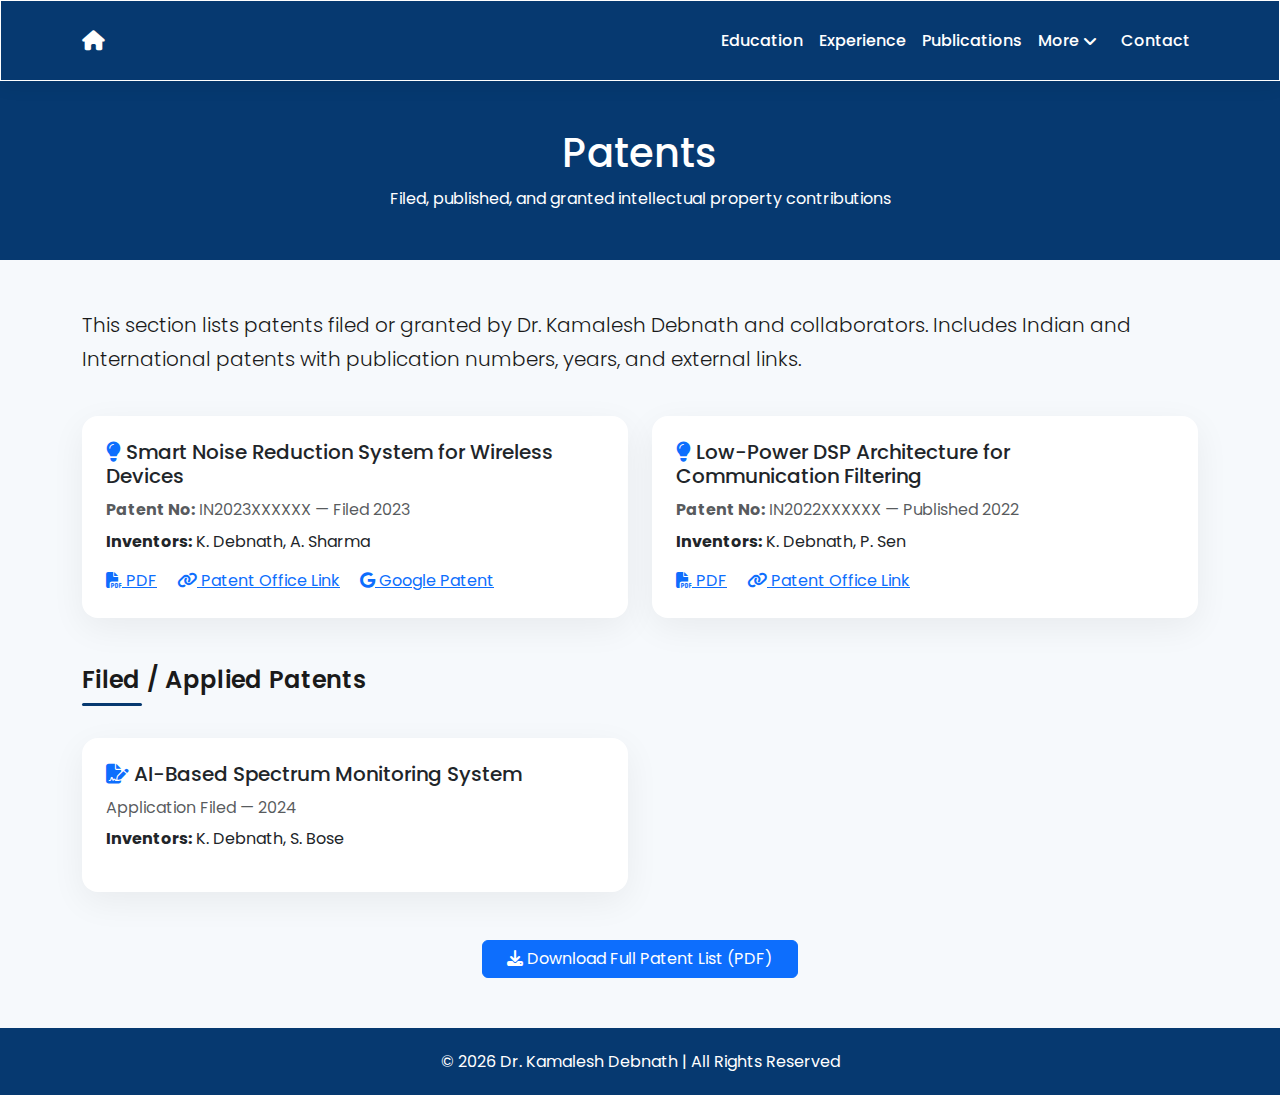
<file: ptnt.html>
<!doctype html>
<html lang="en">
  <head>
    <meta charset="utf-8" />
    <meta name="viewport" content="width=device-width, initial-scale=1" />
    <link rel="icon" type="image/jpg" href="assets/images/favicon.png" />
    <title>Dr. Kamalesh Debnath - Patents</title>

    <link
      href="https://cdn.jsdelivr.net/npm/bootstrap@5.3.0/dist/css/bootstrap.min.css"
      rel="stylesheet"
    />
    <link rel="stylesheet" href="css/styles.css" />
    <link
      href="https://fonts.googleapis.com/css2?family=Poppins:wght@300;400;500;600&display=swap"
      rel="stylesheet"
    />
    <link
      rel="stylesheet"
      href="https://cdnjs.cloudflare.com/ajax/libs/font-awesome/6.5.0/css/all.min.css"
    />
  </head>

  <body>
    <!-- NAVBAR -->
    <nav class="navbar navbar-expand-lg navbar-dark custom-navbar">
      <div class="container">
        <a class="fa-solid fa-house brand-home-icon navbar-brand" href="index.html"></a>

        <button
          class="navbar-toggler"
          type="button"
          data-bs-toggle="collapse"
          data-bs-target="#navmenu"
          aria-label="Toggle navigation"
        >
          <span class="navbar-toggler-icon"></span>
        </button>

        <div class="collapse navbar-collapse" id="navmenu">
          <ul class="navbar-nav ms-auto align-items-lg-center">
            <!-- Primary links (kept visible) -->
            <!-- <li class="nav-item">
              <a class="nav-link" href="index.html" aria-current="page">
                <i class="fa-solid fa-home me-1" aria-hidden="true"></i>Home
              </a>
            </li> -->

            <li class="nav-item"><a class="nav-link" href="education.html">Education</a></li>
            <li class="nav-item"><a class="nav-link" href="experience.html">Experience</a></li>
            <li class="nav-item"><a class="nav-link" href="publications.html">Publications</a></li>

            <!-- More dropdown for less-critical links -->
            <li class="nav-item dropdown">
              <a
                class="nav-link dropdown-toggle d-flex align-items-center"
                href="#"
                id="moreDropdown"
                role="button"
                data-bs-toggle="dropdown"
                aria-expanded="false"
              >
                More <i class="fa-solid fa-angle-down ms-1"></i>
              </a>
              <ul class="dropdown-menu dropdown-menu-end" aria-labelledby="moreDropdown">
                <li>
                  <a class="dropdown-item" href="ptnt.html"
                    ><i class="fa-solid fa-certificate me-2"></i>Patents</a
                  >
                </li>
                <li>
                  <a class="dropdown-item" href="research-facility.html"
                    ><i class="fa-solid fa-microscope me-2"></i>Research Facility</a
                  >
                </li>
                <li>
                  <a class="dropdown-item" href="resp.html"
                    ><i class="fa-solid fa-microscope me-2"></i>Academic Responsibilities</a
                  >
                </li>
                <li>
                  <a class="dropdown-item" href="students.html"
                    ><i class="fa-solid fa-user-friends me-2"></i>UG/PG Students</a
                  >
                </li>
                <li>
                  <a class="dropdown-item" href="phd.html"
                    ><i class="fa-solid fa-user-graduate me-2"></i>PhD Students</a
                  >
                </li>
                <li>
                  <a class="dropdown-item" href="gallery.html"
                    ><i class="fa-solid fa-image me-2"></i>Gallery</a
                  >
                </li>
                <li>
                  <a class="dropdown-item" href="notes.html"
                    ><i class="fa-solid fa-book-open me-2"></i>Course Notes</a
                  >
                </li>
              </ul>
            </li>

            <!-- Keep contact accessible -->
            <li class="nav-item ms-lg-2">
              <a class="nav-link" href="contact.html"><i aria-hidden="true"></i>Contact</a>
            </li>
          </ul>
        </div>
      </div>
    </nav>

    <!-- PAGE BANNER -->
    <div class="page-banner text-center py-5" style="background: #063970; color: white">
      <h1>Patents</h1>
      <p class="mb-0">Filed, published, and granted intellectual property contributions</p>
    </div>

    <div class="container mt-5">
      <!-- INTRO -->
      <div class="row mb-4">
        <div class="col-12">
          <p class="lead">
            This section lists patents filed or granted by Dr. Kamalesh Debnath and collaborators.
            Includes Indian and International patents with publication numbers, years, and external
            links.
          </p>
        </div>
      </div>

      <!-- PATENT LIST -->
      <div class="row g-4">
        <!-- Patent 1 -->
        <div class="col-md-6">
          <div class="card p-4 h-100">
            <h5>
              <i class="fa-solid fa-lightbulb text-primary"></i>
              Smart Noise Reduction System for Wireless Devices
            </h5>

            <p class="text-muted mb-1"><strong>Patent No:</strong> IN2023XXXXXX — Filed 2023</p>
            <p class="mb-1"><strong>Inventors:</strong> K. Debnath, A. Sharma</p>

            <div class="mt-2">
              <a href="#" class="me-3"><i class="fa-solid fa-file-pdf"></i> PDF</a>
              <a href="#" class="me-3"><i class="fa-solid fa-link"></i> Patent Office Link</a>
              <a href="#"><i class="fa-brands fa-google"></i> Google Patent</a>
            </div>
          </div>
        </div>

        <!-- Patent 2 -->
        <div class="col-md-6">
          <div class="card p-4 h-100">
            <h5>
              <i class="fa-solid fa-lightbulb text-primary"></i>
              Low-Power DSP Architecture for Communication Filtering
            </h5>

            <p class="text-muted mb-1"><strong>Patent No:</strong> IN2022XXXXXX — Published 2022</p>
            <p class="mb-1"><strong>Inventors:</strong> K. Debnath, P. Sen</p>

            <div class="mt-2">
              <a href="#" class="me-3"><i class="fa-solid fa-file-pdf"></i> PDF</a>
              <a href="#"><i class="fa-solid fa-link"></i> Patent Office Link</a>
            </div>
          </div>
        </div>
      </div>

      <!-- FILED PATENTS -->
      <h2 class="section-title mt-5">Filed / Applied Patents</h2>

      <div class="row g-4">
        <div class="col-md-6">
          <div class="card p-4 h-100">
            <h5>
              <i class="fa-solid fa-file-signature text-primary"></i>
              AI-Based Spectrum Monitoring System
            </h5>

            <p class="text-muted mb-1">Application Filed — 2024</p>
            <p><strong>Inventors:</strong> K. Debnath, S. Bose</p>
          </div>
        </div>
      </div>

      <!-- DOWNLOAD BUTTON -->
      <div class="text-center mt-5 mb-4">
        <a href="#" class="btn btn-primary px-4">
          <i class="fa-solid fa-download"></i> Download Full Patent List (PDF)
        </a>
      </div>
    </div>

    <footer>© 2026 Dr. Kamalesh Debnath | All Rights Reserved</footer>

    <script src="https://cdn.jsdelivr.net/npm/bootstrap@5.3.0/dist/js/bootstrap.bundle.min.js"></script>
  </body>
</html>
</file>
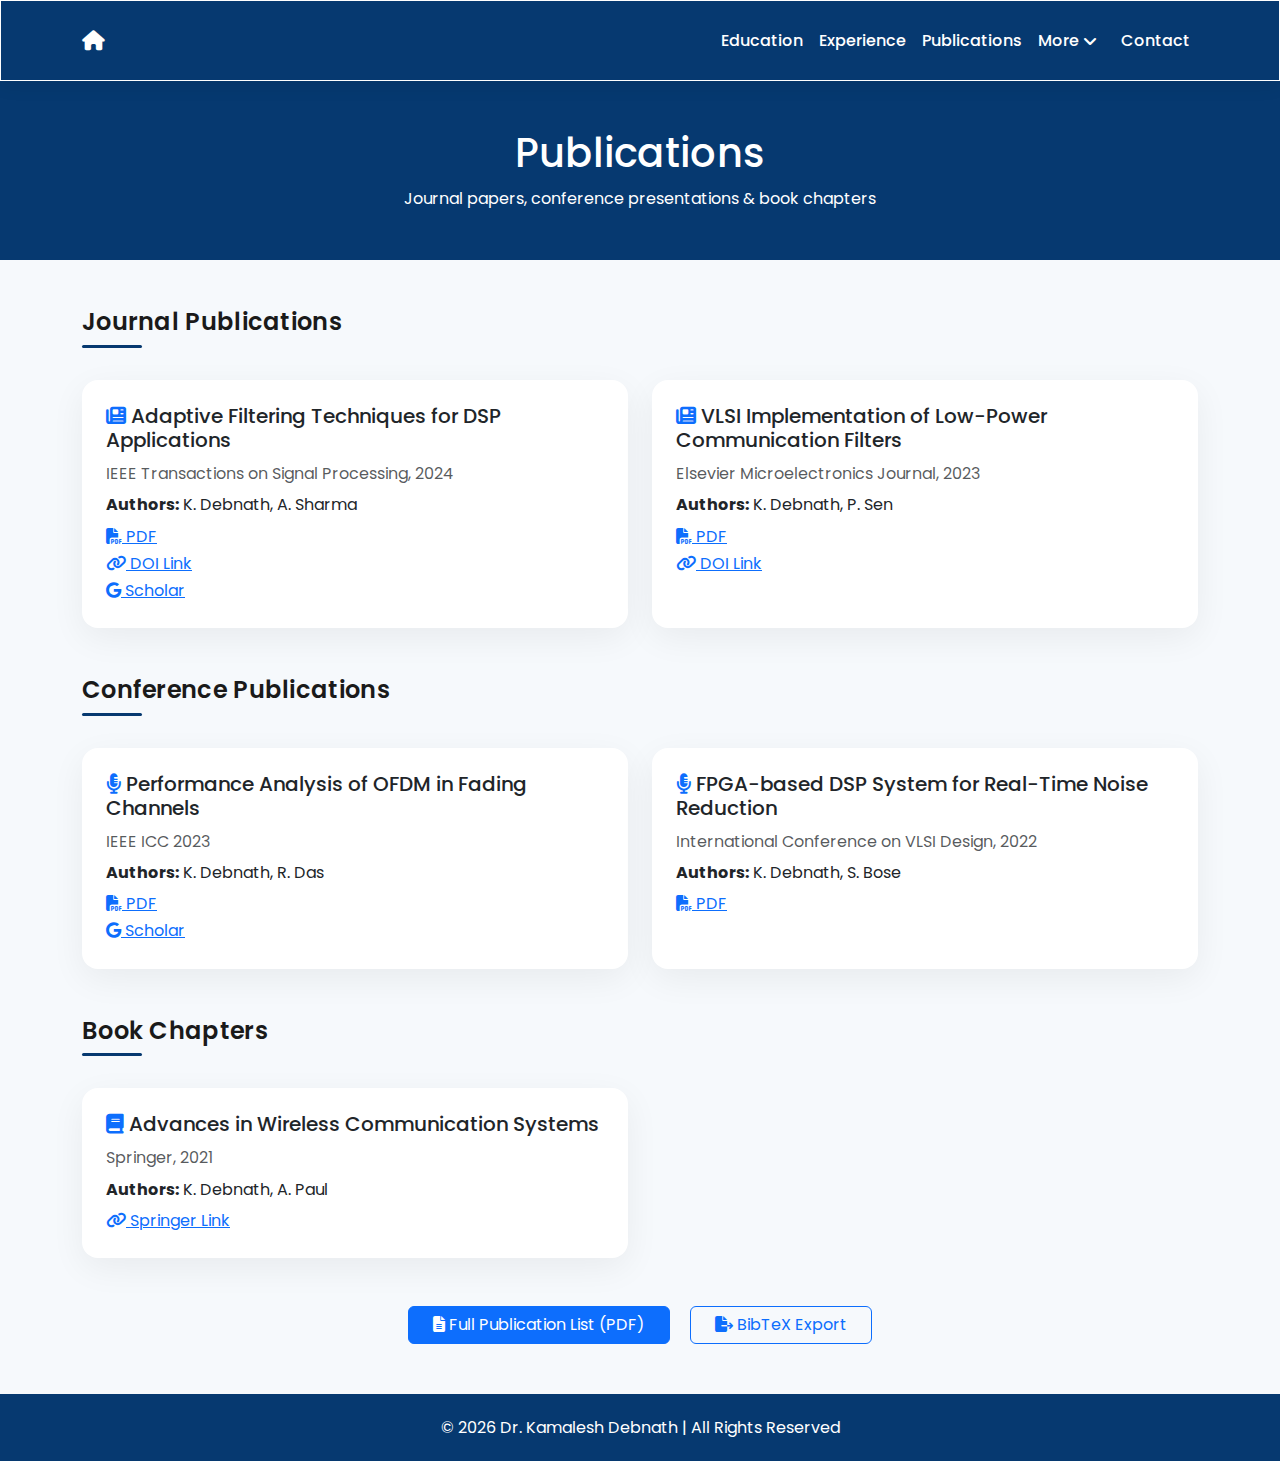
<file: publications.html>
<!doctype html>
<html lang="en">
  <head>
    <meta charset="UTF-8" />
    <meta name="viewport" content="width=device-width, initial-scale=1" />
    <link rel="icon" type="image/jpg" href="assets/images/favicon.png" />
    <title>Dr. Kamalesh Debnath - Publications</title>

    <link
      href="https://cdn.jsdelivr.net/npm/bootstrap@5.3.0/dist/css/bootstrap.min.css"
      rel="stylesheet"
    />
    <link rel="stylesheet" href="css/styles.css" />
    <link
      href="https://fonts.googleapis.com/css2?family=Poppins:wght@300;400;500;600&display=swap"
      rel="stylesheet"
    />
    <link
      rel="stylesheet"
      href="https://cdnjs.cloudflare.com/ajax/libs/font-awesome/6.5.0/css/all.min.css"
    />
  </head>

  <body>
    <!-- NAVBAR -->
    <nav class="navbar navbar-expand-lg navbar-dark custom-navbar">
      <div class="container">
        <a class="fa-solid fa-house brand-home-icon navbar-brand" href="index.html"></a>

        <button
          class="navbar-toggler"
          type="button"
          data-bs-toggle="collapse"
          data-bs-target="#navmenu"
          aria-label="Toggle navigation"
        >
          <span class="navbar-toggler-icon"></span>
        </button>

        <div class="collapse navbar-collapse" id="navmenu">
          <ul class="navbar-nav ms-auto align-items-lg-center">
            <!-- Primary links (kept visible) -->
            <!-- <li class="nav-item">
              <a class="nav-link" href="index.html" aria-current="page">
                <i class="fa-solid fa-home me-1" aria-hidden="true"></i>Home
              </a>
            </li> -->

            <li class="nav-item"><a class="nav-link" href="education.html">Education</a></li>
            <li class="nav-item"><a class="nav-link" href="experience.html">Experience</a></li>
            <li class="nav-item"><a class="nav-link" href="publications.html">Publications</a></li>

            <!-- More dropdown for less-critical links -->
            <li class="nav-item dropdown">
              <a
                class="nav-link dropdown-toggle d-flex align-items-center"
                href="#"
                id="moreDropdown"
                role="button"
                data-bs-toggle="dropdown"
                aria-expanded="false"
              >
                More <i class="fa-solid fa-angle-down ms-1"></i>
              </a>
              <ul class="dropdown-menu dropdown-menu-end" aria-labelledby="moreDropdown">
                <li>
                  <a class="dropdown-item" href="ptnt.html"
                    ><i class="fa-solid fa-certificate me-2"></i>Patents</a
                  >
                </li>
                <li>
                  <a class="dropdown-item" href="research-facility.html"
                    ><i class="fa-solid fa-microscope me-2"></i>Research Facility</a
                  >
                </li>
                <li>
                  <a class="dropdown-item" href="resp.html"
                    ><i class="fa-solid fa-microscope me-2"></i>Academic Responsibilities</a
                  >
                </li>
                <li>
                  <a class="dropdown-item" href="students.html"
                    ><i class="fa-solid fa-user-friends me-2"></i>UG/PG Students</a
                  >
                </li>
                <li>
                  <a class="dropdown-item" href="phd.html"
                    ><i class="fa-solid fa-user-graduate me-2"></i>PhD Students</a
                  >
                </li>
                <li>
                  <a class="dropdown-item" href="gallery.html"
                    ><i class="fa-solid fa-image me-2"></i>Gallery</a
                  >
                </li>
                <li>
                  <a class="dropdown-item" href="notes.html"
                    ><i class="fa-solid fa-book-open me-2"></i>Course Notes</a
                  >
                </li>
              </ul>
            </li>

            <!-- Keep contact accessible -->
            <li class="nav-item ms-lg-2">
              <a class="nav-link" href="contact.html"><i aria-hidden="true"></i>Contact</a>
            </li>
          </ul>
        </div>
      </div>
    </nav>

    <!-- PAGE BANNER -->
    <div class="page-banner text-center py-5" style="background: #063970; color: white">
      <h1>Publications</h1>
      <p class="mb-0">Journal papers, conference presentations & book chapters</p>
    </div>

    <div class="container mt-5">
      <!-- JOURNAL PAPERS -->
      <h2 class="section-title">Journal Publications</h2>

      <div class="row g-4">
        <!-- Journal 1 -->
        <div class="col-md-6">
          <div class="card p-4 h-100">
            <h5>
              <i class="fa-solid fa-newspaper text-primary"></i>
              Adaptive Filtering Techniques for DSP Applications
            </h5>
            <p class="text-muted mb-1">IEEE Transactions on Signal Processing, 2024</p>
            <p class="mb-1"><strong>Authors:</strong> K. Debnath, A. Sharma</p>

            <a href="#" class="me-3"><i class="fa-solid fa-file-pdf"></i> PDF</a>
            <a href="#" class="me-3"><i class="fa-solid fa-link"></i> DOI Link</a>
            <a href="#"><i class="fa-brands fa-google"></i> Scholar</a>
          </div>
        </div>

        <!-- Journal 2 -->
        <div class="col-md-6">
          <div class="card p-4 h-100">
            <h5>
              <i class="fa-solid fa-newspaper text-primary"></i>
              VLSI Implementation of Low-Power Communication Filters
            </h5>
            <p class="text-muted mb-1">Elsevier Microelectronics Journal, 2023</p>
            <p class="mb-1"><strong>Authors:</strong> K. Debnath, P. Sen</p>

            <a href="#" class="me-3"><i class="fa-solid fa-file-pdf"></i> PDF</a>
            <a href="#" class="me-3"><i class="fa-solid fa-link"></i> DOI Link</a>
          </div>
        </div>
      </div>

      <!-- CONFERENCE PAPERS -->
      <h2 class="section-title mt-5">Conference Publications</h2>

      <div class="row g-4">
        <!-- Conference 1 -->
        <div class="col-md-6">
          <div class="card p-4 h-100">
            <h5>
              <i class="fa-solid fa-microphone-lines text-primary"></i>
              Performance Analysis of OFDM in Fading Channels
            </h5>
            <p class="text-muted mb-1">IEEE ICC 2023</p>
            <p class="mb-1"><strong>Authors:</strong> K. Debnath, R. Das</p>

            <a href="#" class="me-3"><i class="fa-solid fa-file-pdf"></i> PDF</a>
            <a href="#"><i class="fa-brands fa-google"></i> Scholar</a>
          </div>
        </div>

        <!-- Conference 2 -->
        <div class="col-md-6">
          <div class="card p-4 h-100">
            <h5>
              <i class="fa-solid fa-microphone-lines text-primary"></i>
              FPGA-based DSP System for Real-Time Noise Reduction
            </h5>
            <p class="text-muted mb-1">International Conference on VLSI Design, 2022</p>
            <p class="mb-1"><strong>Authors:</strong> K. Debnath, S. Bose</p>

            <a href="#" class="me-3"><i class="fa-solid fa-file-pdf"></i> PDF</a>
          </div>
        </div>
      </div>

      <!-- BOOK CHAPTERS -->
      <h2 class="section-title mt-5">Book Chapters</h2>

      <div class="row g-4">
        <div class="col-md-6">
          <div class="card p-4 h-100">
            <h5>
              <i class="fa-solid fa-book text-primary"></i>
              Advances in Wireless Communication Systems
            </h5>
            <p class="text-muted mb-1">Springer, 2021</p>
            <p class="mb-1"><strong>Authors:</strong> K. Debnath, A. Paul</p>

            <a href="#" class="me-3"><i class="fa-solid fa-link"></i> Springer Link</a>
          </div>
        </div>
      </div>

      <!-- DOWNLOAD SECTION -->
      <div class="text-center mt-5 mb-5">
        <a href="#" class="btn btn-primary px-4 me-3">
          <i class="fa-solid fa-file-lines"></i> Full Publication List (PDF)
        </a>
        <a href="#" class="btn btn-outline-primary px-4">
          <i class="fa-solid fa-file-export"></i> BibTeX Export
        </a>
      </div>
    </div>

    <footer>© 2026 Dr. Kamalesh Debnath | All Rights Reserved</footer>

    <script src="https://cdn.jsdelivr.net/npm/bootstrap@5.3.0/dist/js/bootstrap.bundle.min.js"></script>
  </body>
</html>
</file>
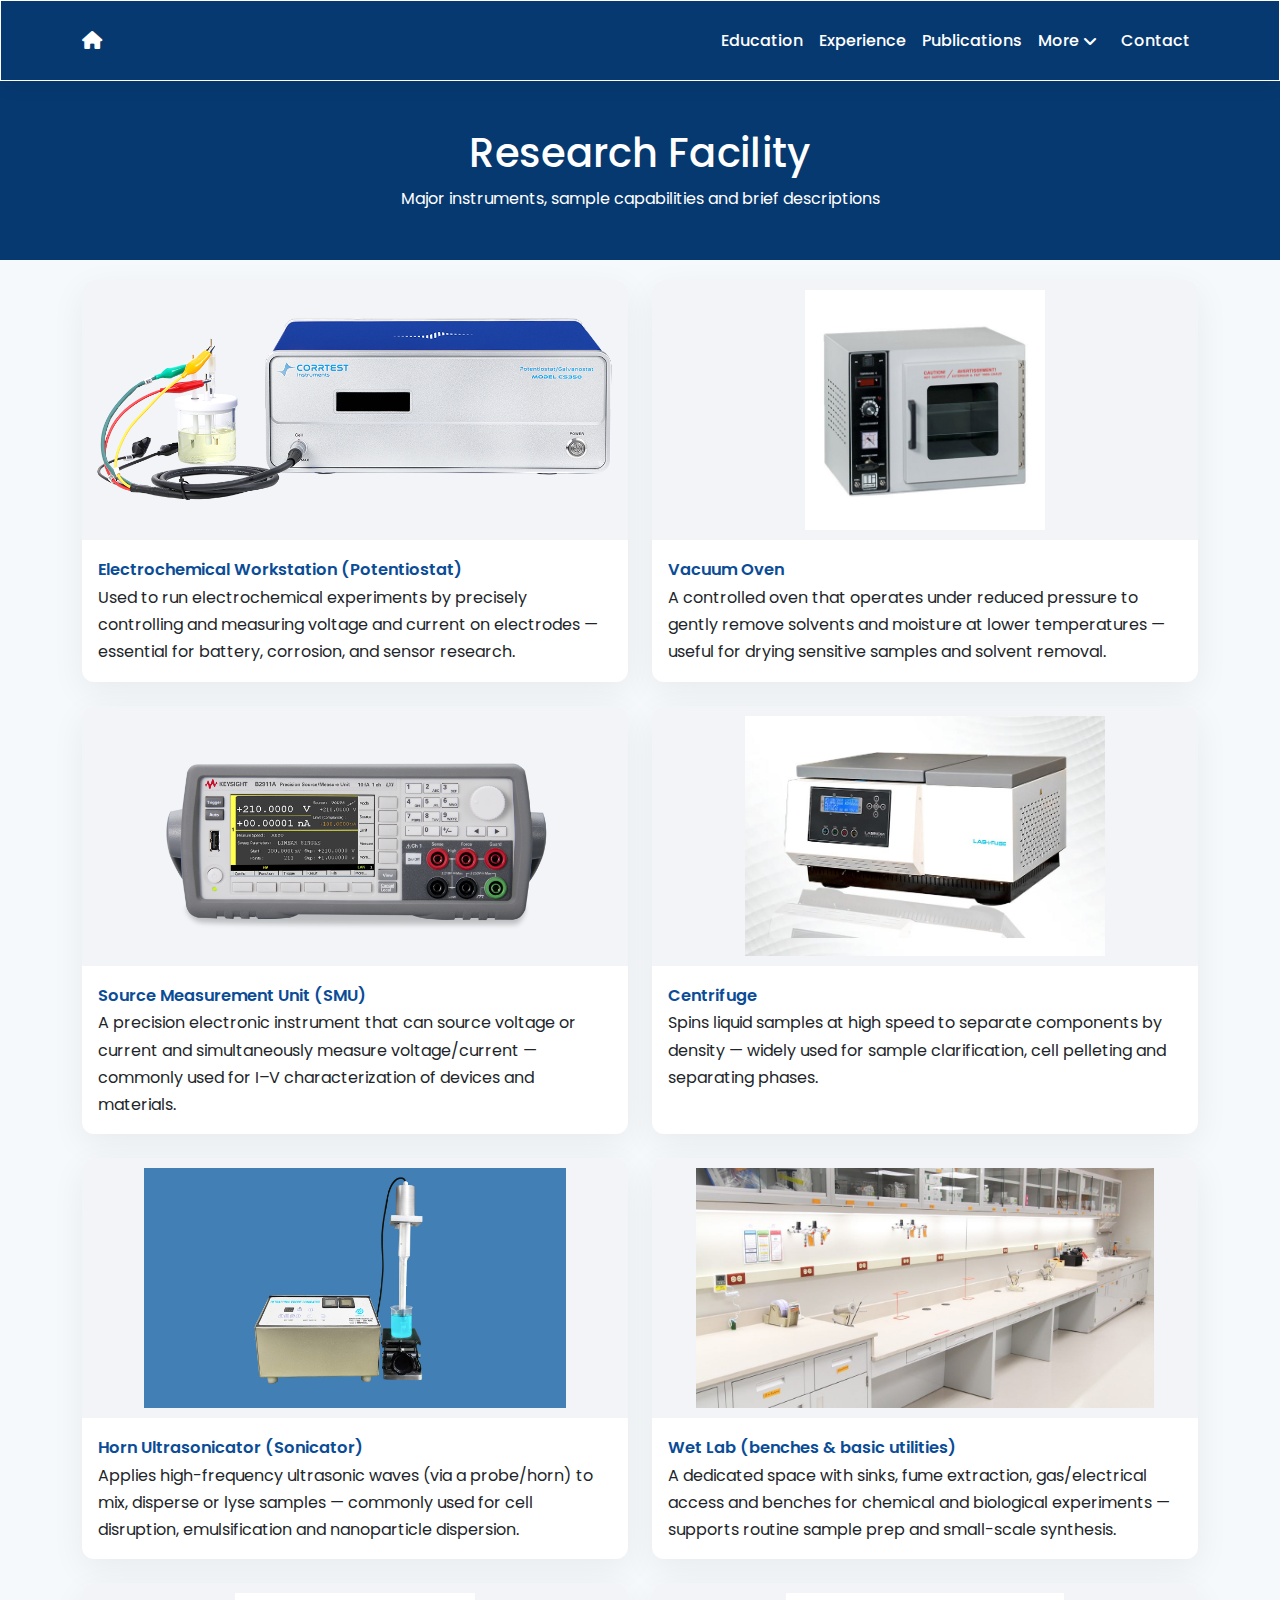
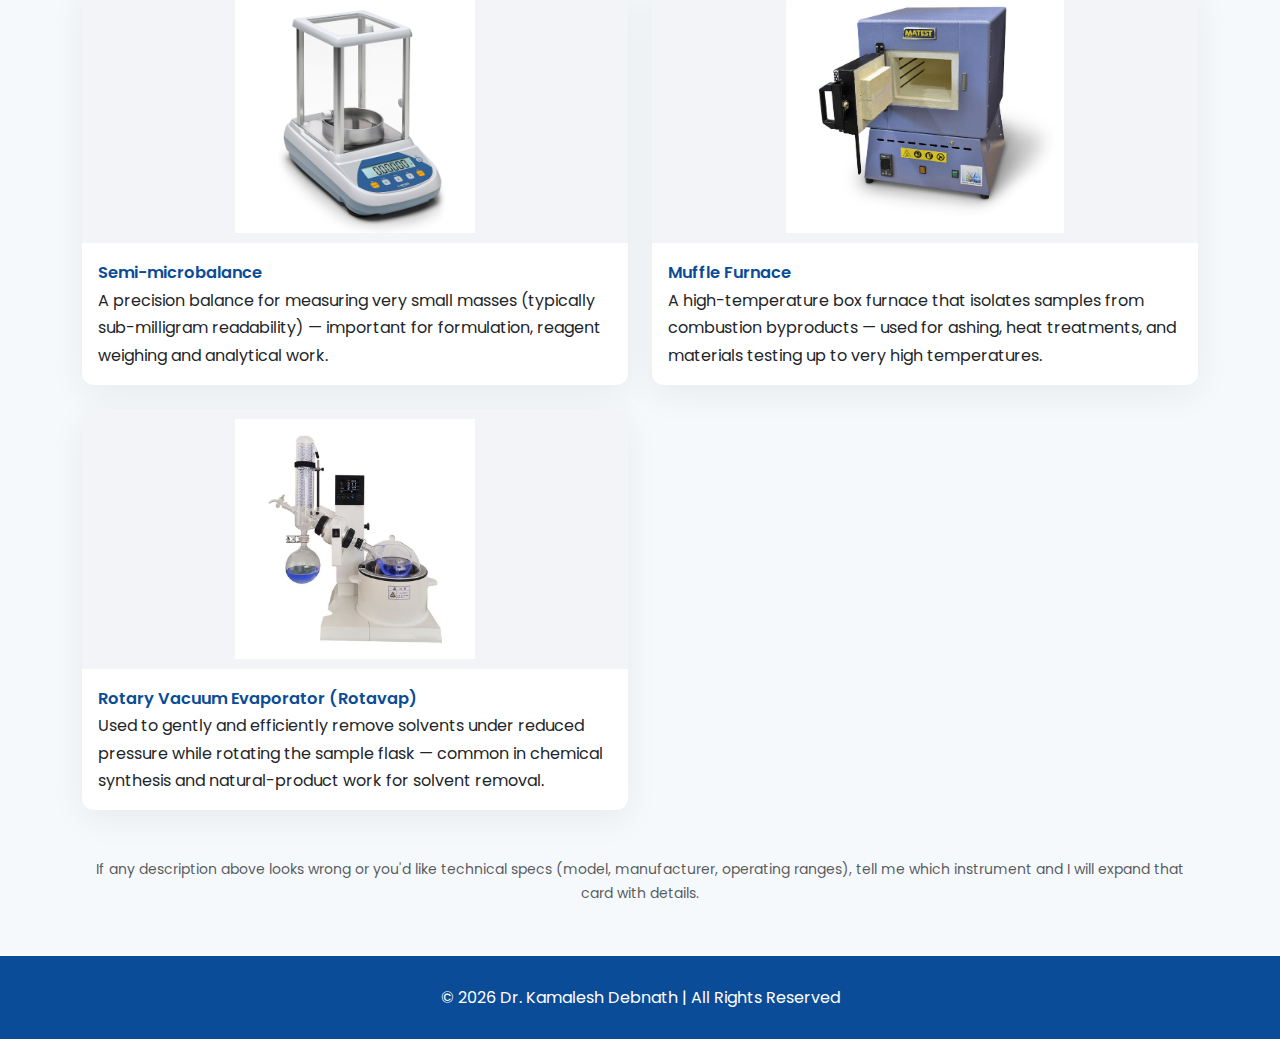
<file: research-facility.html>
<!doctype html>
<html lang="en">
  <head>
    <meta charset="utf-8" />
    <meta name="viewport" content="width=device-width, initial-scale=1" />
    <link rel="icon" type="image/jpg" href="assets/images/favicon.png" />
    <title>Dr. Kamalesh Debnath - Research Facility</title>

    <!-- BOOTSTRAP -->
    <link
      href="https://cdn.jsdelivr.net/npm/bootstrap@5.3.0/dist/css/bootstrap.min.css"
      rel="stylesheet"
    />

    <!-- CUSTOM CSS -->
    <link rel="stylesheet" href="css/styles.css" />

    <!-- GOOGLE FONTS -->
    <link
      href="https://fonts.googleapis.com/css2?family=Poppins:wght@300;400;500;600&display=swap"
      rel="stylesheet"
    />

    <!-- ICONS -->
    <link
      rel="stylesheet"
      href="https://cdnjs.cloudflare.com/ajax/libs/font-awesome/6.5.0/css/all.min.css"
    />

    <style>
      :root {
        --primary-color: #0a4c97;
      }
      body {
        font-family:
          'Poppins',
          system-ui,
          -apple-system,
          'Segoe UI',
          Roboto,
          'Helvetica Neue',
          Arial;
        color: #222;
      }

      .brand-home-icon {
        font-size: 18px;
        vertical-align: middle;
        margin-right: 6px;
      }

      /* Page header banner */
      .page-banner {
        background: linear-gradient(90deg, rgba(10, 76, 151, 0.92), rgba(13, 110, 253, 0.92));
        color: #fff;
      }

      /* Facility grid */
      .facility-grid {
        margin-top: 1.25rem;
      }
      .facility-card {
        border-radius: 12px;
        overflow: hidden;
        transition:
          transform 180ms ease,
          box-shadow 180ms ease;
      }
      .facility-card:hover {
        transform: translateY(-6px);
        box-shadow: 0 14px 30px rgba(10, 76, 151, 0.08);
      }

      .facility-thumb {
        width: 100%;
        height: 260px;
        object-fit: contain;
        background: #f2f4f7;
        padding: 10px;
      }

      .instrument-title {
        font-size: 1.02rem;
        font-weight: 600;
        color: var(--primary-color);
      }

      @media (max-width: 576px) {
        .facility-thumb {
          height: 140px;
        }
      }

      footer {
        padding: 28px 12px;
        background: var(--primary-color);
        color: #fff;
        text-align: center;
      }
    </style>
  </head>

  <body>
    <!-- NAVBAR (same structure as homepage) -->
    <nav class="navbar navbar-expand-lg navbar-dark custom-navbar">
      <div class="container">
        <a class="fa-solid fa-house brand-home-icon navbar-brand" href="index.html"></a>

        <button
          class="navbar-toggler"
          type="button"
          data-bs-toggle="collapse"
          data-bs-target="#navmenu"
          aria-label="Toggle navigation"
          title="Toggle navigation"
        >
          <span class="navbar-toggler-icon" aria-hidden="true"></span>
          <span class="visually-hidden">Toggle navigation</span>
        </button>

        <div class="collapse navbar-collapse" id="navmenu">
          <ul class="navbar-nav ms-auto align-items-lg-center">
            <!-- Primary links (kept visible) -->
            <!-- <li class="nav-item">
              <a class="nav-link" href="index.html" aria-current="page">
                <i class="fa-solid fa-home me-1" aria-hidden="true"></i>Home
              </a>
            </li> -->

            <li class="nav-item"><a class="nav-link" href="education.html">Education</a></li>
            <li class="nav-item"><a class="nav-link" href="experience.html">Experience</a></li>
            <li class="nav-item"><a class="nav-link" href="publications.html">Publications</a></li>

            <!-- More dropdown for less-critical links -->
            <li class="nav-item dropdown">
              <a
                class="nav-link dropdown-toggle d-flex align-items-center"
                href="#"
                id="moreDropdown"
                role="button"
                data-bs-toggle="dropdown"
                aria-expanded="false"
              >
                More <i class="fa-solid fa-angle-down ms-1"></i>
              </a>
              <ul class="dropdown-menu dropdown-menu-end" aria-labelledby="moreDropdown">
                <li>
                  <a class="dropdown-item" href="ptnt.html"
                    ><i class="fa-solid fa-certificate me-2"></i>Patents</a
                  >
                </li>
                <li>
                  <a class="dropdown-item" href="research-facility.html"
                    ><i class="fa-solid fa-microscope me-2"></i>Research Facility</a
                  >
                </li>
                <li>
                  <a class="dropdown-item" href="resp.html"
                    ><i class="fa-solid fa-microscope me-2"></i>Academic Responsibilities</a
                  >
                </li>
                <li>
                  <a class="dropdown-item" href="students.html"
                    ><i class="fa-solid fa-user-friends me-2"></i>UG/PG Students</a
                  >
                </li>
                <li>
                  <a class="dropdown-item" href="phd.html"
                    ><i class="fa-solid fa-user-graduate me-2"></i>PhD Students</a
                  >
                </li>
                <li>
                  <a class="dropdown-item" href="gallery.html"
                    ><i class="fa-solid fa-image me-2"></i>Gallery</a
                  >
                </li>
                <li>
                  <a class="dropdown-item" href="notes.html"
                    ><i class="fa-solid fa-book-open me-2"></i>Course Notes</a
                  >
                </li>
              </ul>
            </li>

            <!-- Keep contact accessible -->
            <li class="nav-item ms-lg-2">
              <a class="nav-link" href="contact.html"><i aria-hidden="true"></i>Contact</a>
            </li>
          </ul>
        </div>
      </div>
    </nav>

    <!-- PAGE BANNER -->
    <div class="page-banner text-center py-5" style="background: #063970; color: white">
      <h1>Research Facility</h1>
      <p class="mb-0">Major instruments, sample capabilities and brief descriptions</p>
    </div>

    <!-- Main content -->
    <div class="container facility-grid">
      <div class="row g-4">
        <!-- Instrument card template:
             Replace image src with real photos at assets/images/facility/<slug>.jpg
         -->

        <div class="col-12 col-md-6">
          <article class="card facility-card h-100">
            <img
              src="assets/images/research facilities/elecwork.png"
              alt="Electrochemical Workstation"
              class="facility-thumb"
              loading="lazy"
            />
            <div class="card-body">
              <div class="instrument-title">Electrochemical Workstation (Potentiostat)</div>
              <p class="mb-0">
                Used to run electrochemical experiments by precisely controlling and measuring
                voltage and current on electrodes — essential for battery, corrosion, and sensor
                research.
              </p>
            </div>
          </article>
        </div>

        <div class="col-12 col-md-6">
          <article class="card facility-card h-100">
            <img
              src="assets/images/research facilities/vacoven.jpg"
              alt="Vacuum Oven"
              class="facility-thumb"
              loading="lazy"
            />
            <div class="card-body">
              <div class="instrument-title">Vacuum Oven</div>
              <p class="mb-0">
                A controlled oven that operates under reduced pressure to gently remove solvents and
                moisture at lower temperatures — useful for drying sensitive samples and solvent
                removal.
              </p>
            </div>
          </article>
        </div>

        <div class="col-12 col-md-6">
          <article class="card facility-card h-100">
            <img
              src="assets/images/research facilities/smi.png"
              alt="Source Measurement Unit (SMU)"
              class="facility-thumb"
              loading="lazy"
            />
            <div class="card-body">
              <div class="instrument-title">Source Measurement Unit (SMU)</div>
              <p class="mb-0">
                A precision electronic instrument that can source voltage or current and
                simultaneously measure voltage/current — commonly used for I–V characterization of
                devices and materials.
              </p>
            </div>
          </article>
        </div>

        <div class="col-12 col-md-6">
          <article class="card facility-card h-100">
            <img
              src="assets/images/research facilities/centri.jpg"
              alt="Centrifuge"
              class="facility-thumb"
              loading="lazy"
            />
            <div class="card-body">
              <div class="instrument-title">Centrifuge</div>
              <p class="mb-0">
                Spins liquid samples at high speed to separate components by density — widely used
                for sample clarification, cell pelleting and separating phases.
              </p>
            </div>
          </article>
        </div>

        <div class="col-12 col-md-6">
          <article class="card facility-card h-100">
            <img
              src="assets/images/research facilities/sonic.jpg"
              alt="Horn Ultrasonicator"
              class="facility-thumb"
              loading="lazy"
            />
            <div class="card-body">
              <div class="instrument-title">Horn Ultrasonicator (Sonicator)</div>
              <p class="mb-0">
                Applies high-frequency ultrasonic waves (via a probe/horn) to mix, disperse or lyse
                samples — commonly used for cell disruption, emulsification and nanoparticle
                dispersion.
              </p>
            </div>
          </article>
        </div>

        <div class="col-12 col-md-6">
          <article class="card facility-card h-100">
            <img
              src="assets/images/research facilities/wetlab.jpg"
              alt="Wet Lab"
              class="facility-thumb"
              loading="lazy"
            />
            <div class="card-body">
              <div class="instrument-title">Wet Lab (benches & basic utilities)</div>
              <p class="mb-0">
                A dedicated space with sinks, fume extraction, gas/electrical access and benches for
                chemical and biological experiments — supports routine sample prep and small-scale
                synthesis.
              </p>
            </div>
          </article>
        </div>

        <div class="col-12 col-md-6">
          <article class="card facility-card h-100">
            <img
              src="assets/images/research facilities/semimic.jpg"
              alt="Semi-microbalance"
              class="facility-thumb"
              loading="lazy"
            />
            <div class="card-body">
              <div class="instrument-title">Semi-microbalance</div>
              <p class="mb-0">
                A precision balance for measuring very small masses (typically sub-milligram
                readability) — important for formulation, reagent weighing and analytical work.
              </p>
            </div>
          </article>
        </div>

        <div class="col-12 col-md-6">
          <article class="card facility-card h-100">
            <img
              src="assets/images/research facilities/muffle.jpg"
              alt="Muffle Furnace"
              class="facility-thumb"
              loading="lazy"
            />
            <div class="card-body">
              <div class="instrument-title">Muffle Furnace</div>
              <p class="mb-0">
                A high-temperature box furnace that isolates samples from combustion byproducts —
                used for ashing, heat treatments, and materials testing up to very high
                temperatures.
              </p>
            </div>
          </article>
        </div>

        <div class="col-12 col-md-6">
          <article class="card facility-card h-100">
            <img
              src="assets/images/research facilities/reva.jpg"
              alt="Rotary Vacuum Evaporator (Rotavap)"
              class="facility-thumb"
              loading="lazy"
            />
            <div class="card-body">
              <div class="instrument-title">Rotary Vacuum Evaporator (Rotavap)</div>
              <p class="mb-0">
                Used to gently and efficiently remove solvents under reduced pressure while rotating
                the sample flask — common in chemical synthesis and natural-product work for solvent
                removal.
              </p>
            </div>
          </article>
        </div>
      </div>
      <!-- row -->
    </div>
    <!-- container -->

    <div class="container text-center my-5">
      <p class="text-muted small">
        If any description above looks wrong or you'd like technical specs (model, manufacturer,
        operating ranges), tell me which instrument and I will expand that card with details.
      </p>
    </div>

    <footer>© 2026 Dr. Kamalesh Debnath | All Rights Reserved</footer>

    <!-- Bootstrap JS -->
    <script src="https://cdn.jsdelivr.net/npm/bootstrap@5.3.0/dist/js/bootstrap.bundle.min.js"></script>
  </body>
</html>
</file>
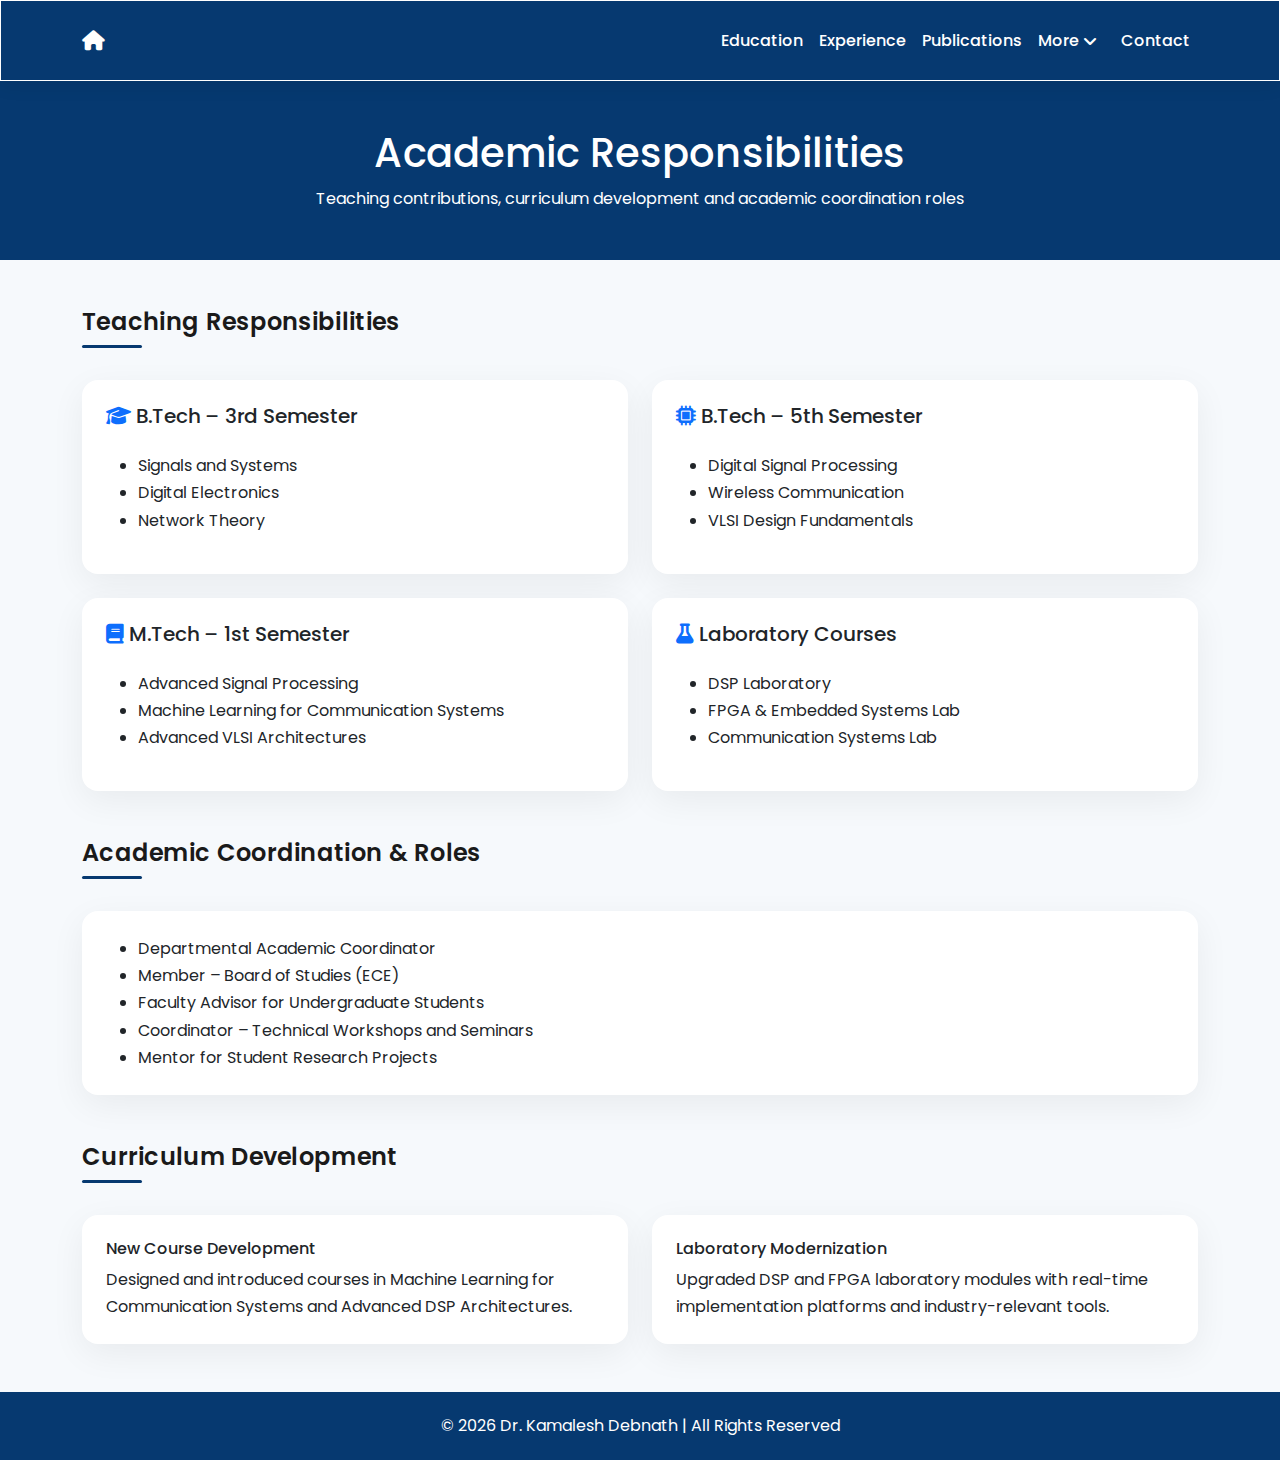
<file: resp.html>
<!doctype html>
<html lang="en">
  <head>
    <meta charset="UTF-8" />
    <meta name="viewport" content="width=device-width, initial-scale=1" />
    <link rel="icon" type="image/jpg" href="assets/images/favicon.png" />
    <title>Dr. Kamalesh Debnath - Academic Responsibilities</title>

    <link
      href="https://cdn.jsdelivr.net/npm/bootstrap@5.3.0/dist/css/bootstrap.min.css"
      rel="stylesheet"
    />
    <link rel="stylesheet" href="css/styles.css" />
    <link
      href="https://fonts.googleapis.com/css2?family=Poppins:wght@300;400;500;600&display=swap"
      rel="stylesheet"
    />
    <link
      rel="stylesheet"
      href="https://cdnjs.cloudflare.com/ajax/libs/font-awesome/6.5.0/css/all.min.css"
    />
  </head>

  <body>
    <!-- NAVBAR -->
    <nav class="navbar navbar-expand-lg navbar-dark custom-navbar">
      <div class="container">
        <a class="fa-solid fa-house brand-home-icon navbar-brand" href="index.html"></a>

        <button
          class="navbar-toggler"
          type="button"
          data-bs-toggle="collapse"
          data-bs-target="#navmenu"
          title="Toggle navigation"
        >
          <span class="navbar-toggler-icon"></span>
        </button>

        <div class="collapse navbar-collapse" id="navmenu">
          <ul class="navbar-nav ms-auto align-items-lg-center">
            <li class="nav-item"><a class="nav-link" href="education.html">Education</a></li>
            <li class="nav-item"><a class="nav-link" href="experience.html">Experience</a></li>
            <li class="nav-item"><a class="nav-link" href="publications.html">Publications</a></li>

            <li class="nav-item dropdown">
              <a
                class="nav-link dropdown-toggle d-flex align-items-center"
                href="#"
                id="moreDropdown"
                role="button"
                data-bs-toggle="dropdown"
              >
                More <i class="fa-solid fa-angle-down ms-1"></i>
              </a>
              <ul class="dropdown-menu dropdown-menu-end">
                <li>
                  <a class="dropdown-item" href="ptnt.html">
                    <i class="fa-solid fa-certificate me-2"></i>Patents
                  </a>
                </li>
                <li>
                  <a class="dropdown-item" href="research-facility.html">
                    <i class="fa-solid fa-microscope me-2"></i>Research Facility
                  </a>
                </li>
                <li>
                  <a class="dropdown-item" href="resp.html">
                    <i class="fa-solid fa-chalkboard-teacher me-2"></i>Academic Responsibilities
                  </a>
                </li>
                <li>
                  <a class="dropdown-item" href="students.html">
                    <i class="fa-solid fa-user-friends me-2"></i>UG/PG Students
                  </a>
                </li>
                <li>
                  <a class="dropdown-item" href="phd.html">
                    <i class="fa-solid fa-user-graduate me-2"></i>PhD Students
                  </a>
                </li>
                <li>
                  <a class="dropdown-item" href="gallery.html">
                    <i class="fa-solid fa-image me-2"></i>Gallery
                  </a>
                </li>
                <li>
                  <a class="dropdown-item" href="notes.html">
                    <i class="fa-solid fa-book-open me-2"></i>Course Notes
                  </a>
                </li>
              </ul>
            </li>

            <li class="nav-item ms-lg-2">
              <a class="nav-link" href="contact.html">Contact</a>
            </li>
          </ul>
        </div>
      </div>
    </nav>

    <!-- PAGE BANNER -->
    <div class="page-banner text-center py-5" style="background: #063970; color: white">
      <h1>Academic Responsibilities</h1>
      <p class="mb-0">
        Teaching contributions, curriculum development and academic coordination roles
      </p>
    </div>

    <div class="container mt-5">
      <!-- TEACHING RESPONSIBILITIES -->
      <h2 class="section-title">Teaching Responsibilities</h2>

      <div class="row g-4">
        <!-- UG 3rd Semester -->
        <div class="col-md-6">
          <div class="card p-4 h-100">
            <h5>
              <i class="fa-solid fa-graduation-cap text-primary"></i>
              B.Tech – 3rd Semester
            </h5>
            <ul class="mt-3">
              <li>Signals and Systems</li>
              <li>Digital Electronics</li>
              <li>Network Theory</li>
            </ul>
          </div>
        </div>

        <!-- UG 5th Semester -->
        <div class="col-md-6">
          <div class="card p-4 h-100">
            <h5>
              <i class="fa-solid fa-microchip text-primary"></i>
              B.Tech – 5th Semester
            </h5>
            <ul class="mt-3">
              <li>Digital Signal Processing</li>
              <li>Wireless Communication</li>
              <li>VLSI Design Fundamentals</li>
            </ul>
          </div>
        </div>

        <!-- M.Tech 1st Semester -->
        <div class="col-md-6">
          <div class="card p-4 h-100">
            <h5>
              <i class="fa-solid fa-book text-primary"></i>
              M.Tech – 1st Semester
            </h5>
            <ul class="mt-3">
              <li>Advanced Signal Processing</li>
              <li>Machine Learning for Communication Systems</li>
              <li>Advanced VLSI Architectures</li>
            </ul>
          </div>
        </div>

        <!-- Laboratory Courses -->
        <div class="col-md-6">
          <div class="card p-4 h-100">
            <h5>
              <i class="fa-solid fa-flask text-primary"></i>
              Laboratory Courses
            </h5>
            <ul class="mt-3">
              <li>DSP Laboratory</li>
              <li>FPGA & Embedded Systems Lab</li>
              <li>Communication Systems Lab</li>
            </ul>
          </div>
        </div>
      </div>

      <!-- ACADEMIC COORDINATION -->
      <h2 class="section-title mt-5">Academic Coordination & Roles</h2>

      <div class="card p-4">
        <ul class="mb-0">
          <li>Departmental Academic Coordinator</li>
          <li>Member – Board of Studies (ECE)</li>
          <li>Faculty Advisor for Undergraduate Students</li>
          <li>Coordinator – Technical Workshops and Seminars</li>
          <li>Mentor for Student Research Projects</li>
        </ul>
      </div>

      <!-- CURRICULUM DEVELOPMENT -->
      <h2 class="section-title mt-5">Curriculum Development</h2>

      <div class="row g-4">
        <div class="col-md-6">
          <div class="card p-4 h-100">
            <h6>New Course Development</h6>
            <p class="mb-0">
              Designed and introduced courses in Machine Learning for Communication Systems and
              Advanced DSP Architectures.
            </p>
          </div>
        </div>

        <div class="col-md-6">
          <div class="card p-4 h-100">
            <h6>Laboratory Modernization</h6>
            <p class="mb-0">
              Upgraded DSP and FPGA laboratory modules with real-time implementation platforms and
              industry-relevant tools.
            </p>
          </div>
        </div>
      </div>
    </div>

    <footer class="mt-5">© 2026 Dr. Kamalesh Debnath | All Rights Reserved</footer>

    <script src="https://cdn.jsdelivr.net/npm/bootstrap@5.3.0/dist/js/bootstrap.bundle.min.js"></script>
  </body>
</html>
</file>
<file: css/styles.css>
body {
  font-family: 'Poppins', sans-serif;
  background-color: #f4f7fa;
  color: #1a1a1a;
}

/* NAVBAR */
.navbar {
  padding: 18px 0;
  box-shadow: 0 4px 18px rgba(0, 0, 0, 0.08);
  border: 1px solid white;
}

.nav-link {
  font-weight: 500;
  position: relative;
  transition: 0.3s ease;
}

.nav-link::after {
  content: '';
  position: absolute;
  bottom: -6px;
  left: 0;
  width: 0%;
  height: 2px;
  background: #ffd700;
  transition: 0.3s ease;
}

.nav-link:hover::after {
  width: 100%;
}
/* make carousel taller and force images to cover the area */
.event-img {
  width: 100%;
  height: 520px; /* choose desired height */
  object-fit: cover; /* important: crop but keep aspect ratio */
  display: block;
  border-radius: 8px;
}

/* responsive heights */
@media (max-width: 1200px) {
  .event-img {
    height: 440px;
  }
}
@media (max-width: 768px) {
  .event-img {
    height: 300px;
  }
}
@media (max-width: 480px) {
  .event-img {
    height: 220px;
  }
}
/* RESPONSIVE */
@media (max-width: 576px) {
  .student-card-body {
    flex-direction: column;
    align-items: center;
    text-align: center;
  }

  .student-img img {
    margin-bottom: 10px;
  }
}

/* TITLES */

.section-title {
  font-size: 24px;
  font-weight: 600;
  margin-bottom: 2rem;
  text-align: left;
  position: relative;
}

.section-title::after {
  content: '';
  width: 60px;
  height: 3px;
  background: #063970;
  display: block;
  margin-top: 8px;
  border-radius: 2px;
}
/* CARDS */

/* STUDENT CARD */
.student-card {
  background: #ffffff;
  border-radius: 16px;
  padding: 20px;
  transition: all 0.3s ease;
  box-shadow: 0 8px 25px rgba(0, 0, 0, 0.06);
  border-top: 4px solid #063970;
}

.student-card:hover {
  transform: translateY(-8px);
  box-shadow: 0 18px 35px rgba(0, 0, 0, 0.12);
}

/* CARD BODY LAYOUT */
.student-card-body {
  display: flex;
  gap: 18px;
}

/* IMAGE */
.student-img img {
  width: 110px;
  height: 130px;
  object-fit: cover;
  border-radius: 12px;
  border: 2px solid #f0f4fa;
  box-shadow: 0 6px 18px rgba(0, 0, 0, 0.08);
  transition: transform 0.3s ease;
}

/* Optional subtle zoom on hover */
.student-card:hover .student-img img {
  transform: scale(1.04);
}

/* INFO */
.student-info h5 {
  margin-bottom: 4px;
  font-weight: 600;
}

.student-degree {
  font-size: 0.85rem;
  color: #6c757d;
  display: block;
  margin-bottom: 8px;
}

.student-info p {
  font-size: 0.9rem;
  margin-bottom: 10px;
}

/* SOCIAL ICONS */
.student-social a {
  font-size: 1rem;
  margin-right: 12px;
  color: #063970;
  transition: 0.3s;
}

.student-social a:hover {
  color: #063970;
  transform: scale(1.2);
}

/* ========================= */
/* PHD CARD STYLING */
/* ========================= */

.phd-card {
  background: #ffffff;
  border-radius: 18px;
  padding: 22px;
  border-left: 5px solid #063970;
  box-shadow: 0 10px 30px rgba(0, 0, 0, 0.07);
  transition: all 0.3s ease;
}

.phd-card:hover {
  transform: translateY(-10px);
  box-shadow: 0 20px 45px rgba(0, 0, 0, 0.12);
}

.phd-card-body {
  display: flex;
  gap: 20px;
}

/* IMAGE */
.phd-img-wrapper {
  width: 120px;
  height: 150px;
  overflow: hidden;
  border-radius: 14px;
}

.phd-img-wrapper img {
  width: 100%;
  height: 100%;
  object-fit: cover;
  border-radius: 14px;
  transition: transform 0.3s ease;
}

.phd-card:hover .phd-img-wrapper img {
  transform: scale(1.05);
}

/* INFO */
.phd-info h5 {
  margin-bottom: 5px;
  font-weight: 600;
}

.phd-year {
  font-size: 0.85rem;
  color: #6c757d;
  display: block;
  margin-bottom: 10px;
}

.phd-info p {
  font-size: 0.9rem;
  margin-bottom: 6px;
}

/* SOCIAL */
.phd-social a {
  font-size: 1rem;
  margin-right: 14px;
  color: #063970;
  transition: 0.3s ease;
}

.phd-social a:hover {
  color: #063970;
  transform: scale(1.2);
}

/* RESPONSIVE */
@media (max-width: 576px) {
  .phd-card-body {
    flex-direction: column;
    align-items: center;
    text-align: center;
  }
}

/* FOOTER */
footer {
  background: #063970;
  color: white;
  padding: 20px;
  margin-top: 50px;
  text-align: center;
}

/* GALLERY */
.gallery-img {
  width: 100%;
  height: 240px;
  object-fit: fill;
  border-radius: 12px;
  box-shadow: 0px 4px 11px rgba(0, 0, 0, 0.2);
  transition: 0.3s;
}
.gallery-img:hover {
  transform: scale(1.03);
}

/* ================= HERO FINAL ================= */

.hero-section {
  background:
    linear-gradient(rgba(0, 0, 0, 0.7), rgba(0, 0, 0, 0.7)),
    url('../assets/images/clg.jpg') center/cover no-repeat;
  padding: 7rem 0 12rem 0;
}

.hero-title {
  font-size: 36px;
  font-weight: 600;
  color: white;
}

.hero-subtitle {
  font-size: 15.5px;
  line-height: 1.6;
  opacity: 0.95;
}

.hero-profile {
  max-width: 240px;
  border-radius: 20px;
  border: 3px solid rgba(255, 255, 255, 0.6);
  box-shadow: 0 25px 60px rgba(0, 0, 0, 0.4);
}

.hero-stats .stat {
  border-radius: 16px;
  padding: 22px 12px;
}

.stat-label {
  font-size: 13px;
  color: #555;
}
/* ================= CARD SYSTEM ================= */

.card {
  border-radius: 16px;
  border: none;
  box-shadow: 0 10px 35px rgba(0, 0, 0, 0.06);
  transition: all 0.35s ease;
  padding: 0;
}

.card:hover {
  transform: translateY(-6px);
  box-shadow: 0 18px 45px rgba(0, 0, 0, 0.1);
}
h4 {
  font-weight: 600;
  margin-bottom: 1rem;
}
.col-lg-4 .card {
  margin-bottom: 1.5rem;
}
/* ================= GLOBAL POLISH ================= */

body {
  background-color: #f6f9fc;
  line-height: 1.7;
}

.container {
  max-width: 1140px;
}

h1,
h2,
h3,
h4 {
  letter-spacing: 0.3px;
}
/* ===== HERO CONTENT GROUPING ===== */

.hero-content-box {
  background: rgba(0, 0, 0, 0.35);
  padding: 30px;
  border-radius: 18px;
  -webkit-backdrop-filter: blur(6px);
  backdrop-filter: blur(6px);
  max-width: 640px;
}

.hero-buttons .btn {
  font-size: 14px;
  padding: 8px 22px;
}

/* ===== CENTERED STATS LIKE BEFORE ===== */

.hero-stat-wrapper {
  max-width: 640px;
}
.hero-stat-wrapper .row {
  align-items: stretch; /* force equal height */
}
.hero-stat-wrapper .stat {
  width: 100%;
  min-height: 80px; /* uniform height */
  display: flex;
  flex-direction: column;
  justify-content: center;
  align-items: flex-start; /* keep left aligned */
}
.hero-stat-wrapper .col-6,
.hero-stat-wrapper .col-sm-4,
.hero-stat-wrapper .col-md-2 {
  display: flex;
}

.hero-stat-wrapper .number {
  font-size: 20px; /* smaller numbers */
  font-weight: 700;
}

.hero-stat-wrapper .stat-label {
  font-size: 16px;
  margin-top: 3px;
}

/* improve stat spacing */
.stat-label {
  font-size: 13px;
  margin-top: 6px;
  color: #555;
}

/* ===== CUSTOM NAVBAR COLOR ===== */

.custom-navbar {
  background-color: #063970;
}
/* ===== NAVBAR WHITE TEXT ===== */

.custom-navbar .nav-link,
.custom-navbar .navbar-brand {
  color: #ffffff !important;
}

.custom-navbar .nav-link:hover {
  color: #ffffff !important;
}
.dropdown-toggle::after {
  display: none !important;
}

/* Lightbox overlay */
.lightbox {
  display: none;
  position: fixed;
  z-index: 9999;
  padding-top: 60px;
  left: 0;
  top: 0;
  width: 100%;
  height: 100%;
  background: rgba(0, 0, 0, 0.85);
  -webkit-backdrop-filter: blur(4px);
  backdrop-filter: blur(4px);
  text-align: center;
}

.lightbox-content {
  max-width: 80%;
  max-height: 80%;
  border-radius: 12px;
  box-shadow: 0 20px 60px rgba(0, 0, 0, 0.6);
  animation: zoomIn 0.3s ease;
}

@keyframes zoomIn {
  from {
    transform: scale(0.8);
    opacity: 0;
  }
  to {
    transform: scale(1);
    opacity: 1;
  }
}

.lightbox-close {
  position: absolute;
  top: 20px;
  right: 40px;
  font-size: 40px;
  color: white;
  cursor: pointer;
}
.gallery-img {
  cursor: pointer;
}
</file>
